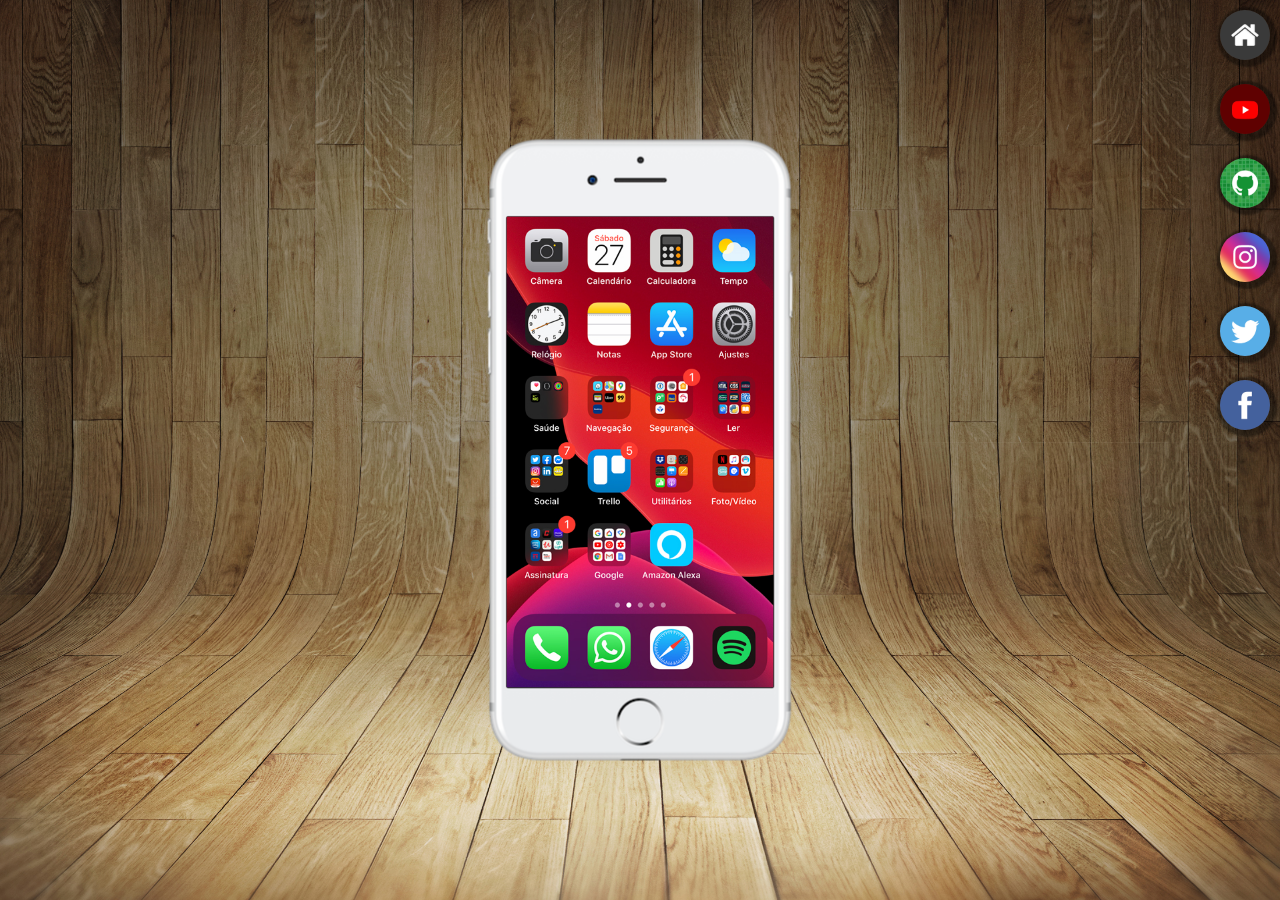
<file: index.html>
<!DOCTYPE html>
<html lang="pt-br">

<head>
    <meta charset="UTF-8">
    <meta name="viewport" content="width=device-width, initial-scale=1.0">
    <title>Projecto de Redes Sociais</title>
    <link rel="shortcut icon" href="favicon.ico" type="image/x-icon">
    <link rel="stylesheet" href="estilos/style.css">
</head>

<body>
    <main>
        <section id="telefone">
            <iframe src="home.html" name="tela" id="tela" frameborder="0">
                O Navegador não é compativel com esse Frame
            </iframe>

        </section>
        <section id="redes-sociais">
            <a href="home.html" target="tela"><img src="imagens/logo-home.jpg" alt="Home"><br></a>
            <a href="youtube.html" target="tela"><img src="imagens/logo-youtube.jpg" alt="Youtube"><br></a>
            <a href="github.html" target="tela"><img src="imagens/logo-github.jpg" alt="GitHub"><br></a>
            <a href="instagram.html" target="tela"><img src="imagens/logo-instagram.jpg" alt="Instagram"><br></a>
            <a href="twitterx.html" target="tela"><img src="imagens/logo-twitter.jpg" alt="twitterX"><br></a>
            <a href="facebook.html" target="tela"><img src="imagens/logo-facebook.jpg" alt="Facebook"><br></a>
        </section>
    </main>
</body>

</html>
</file>
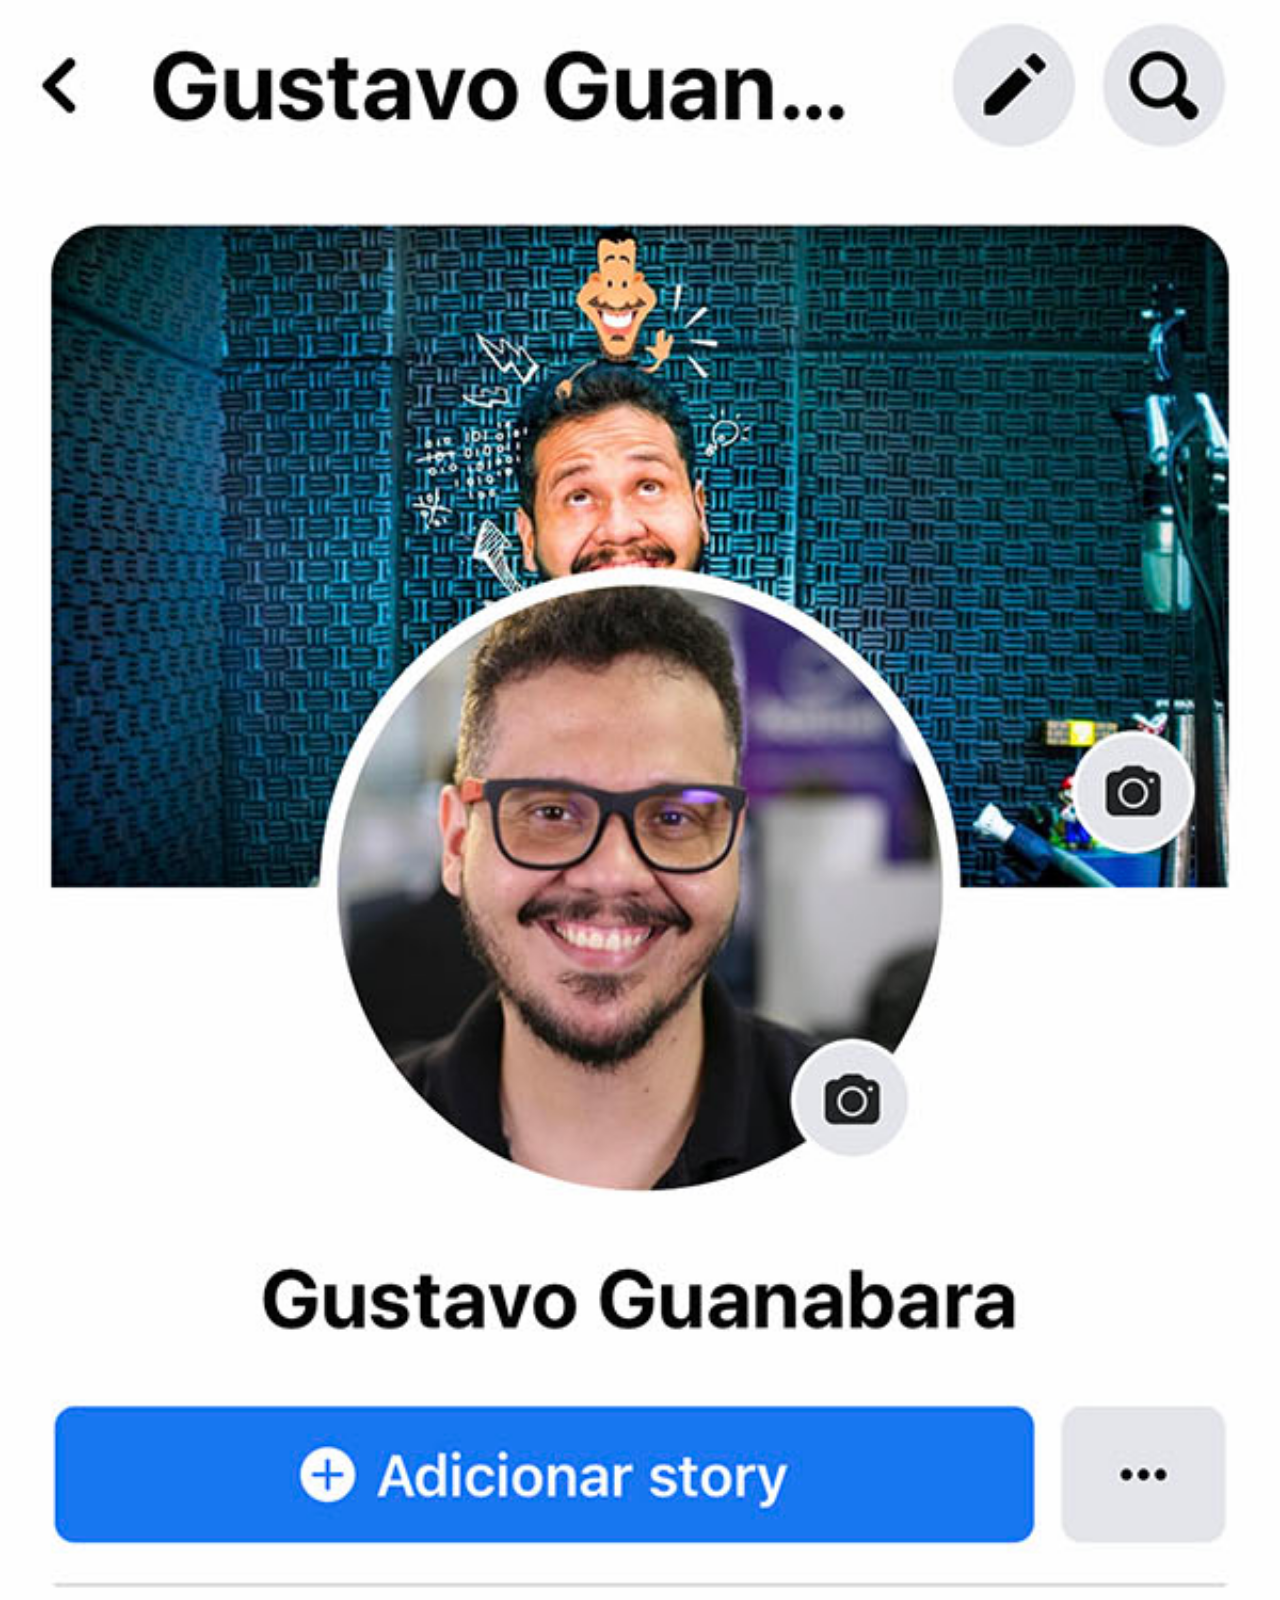
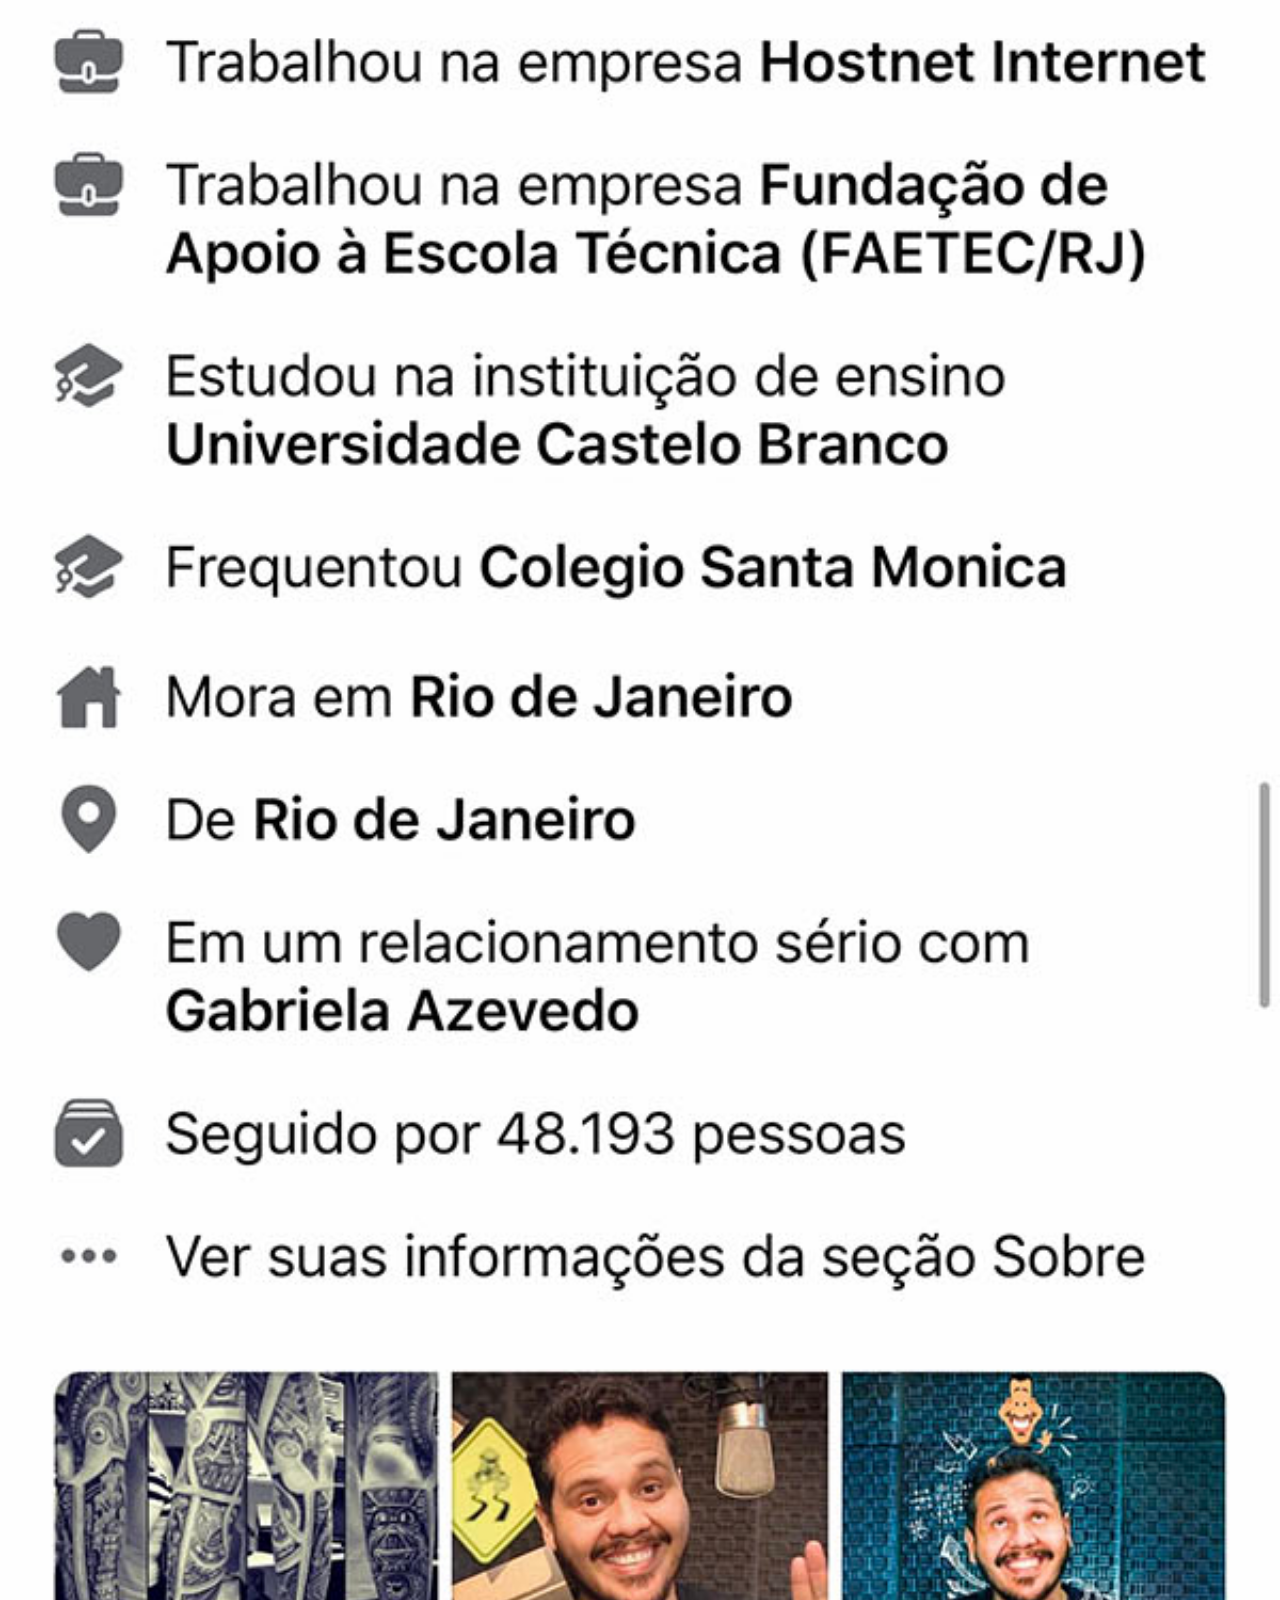
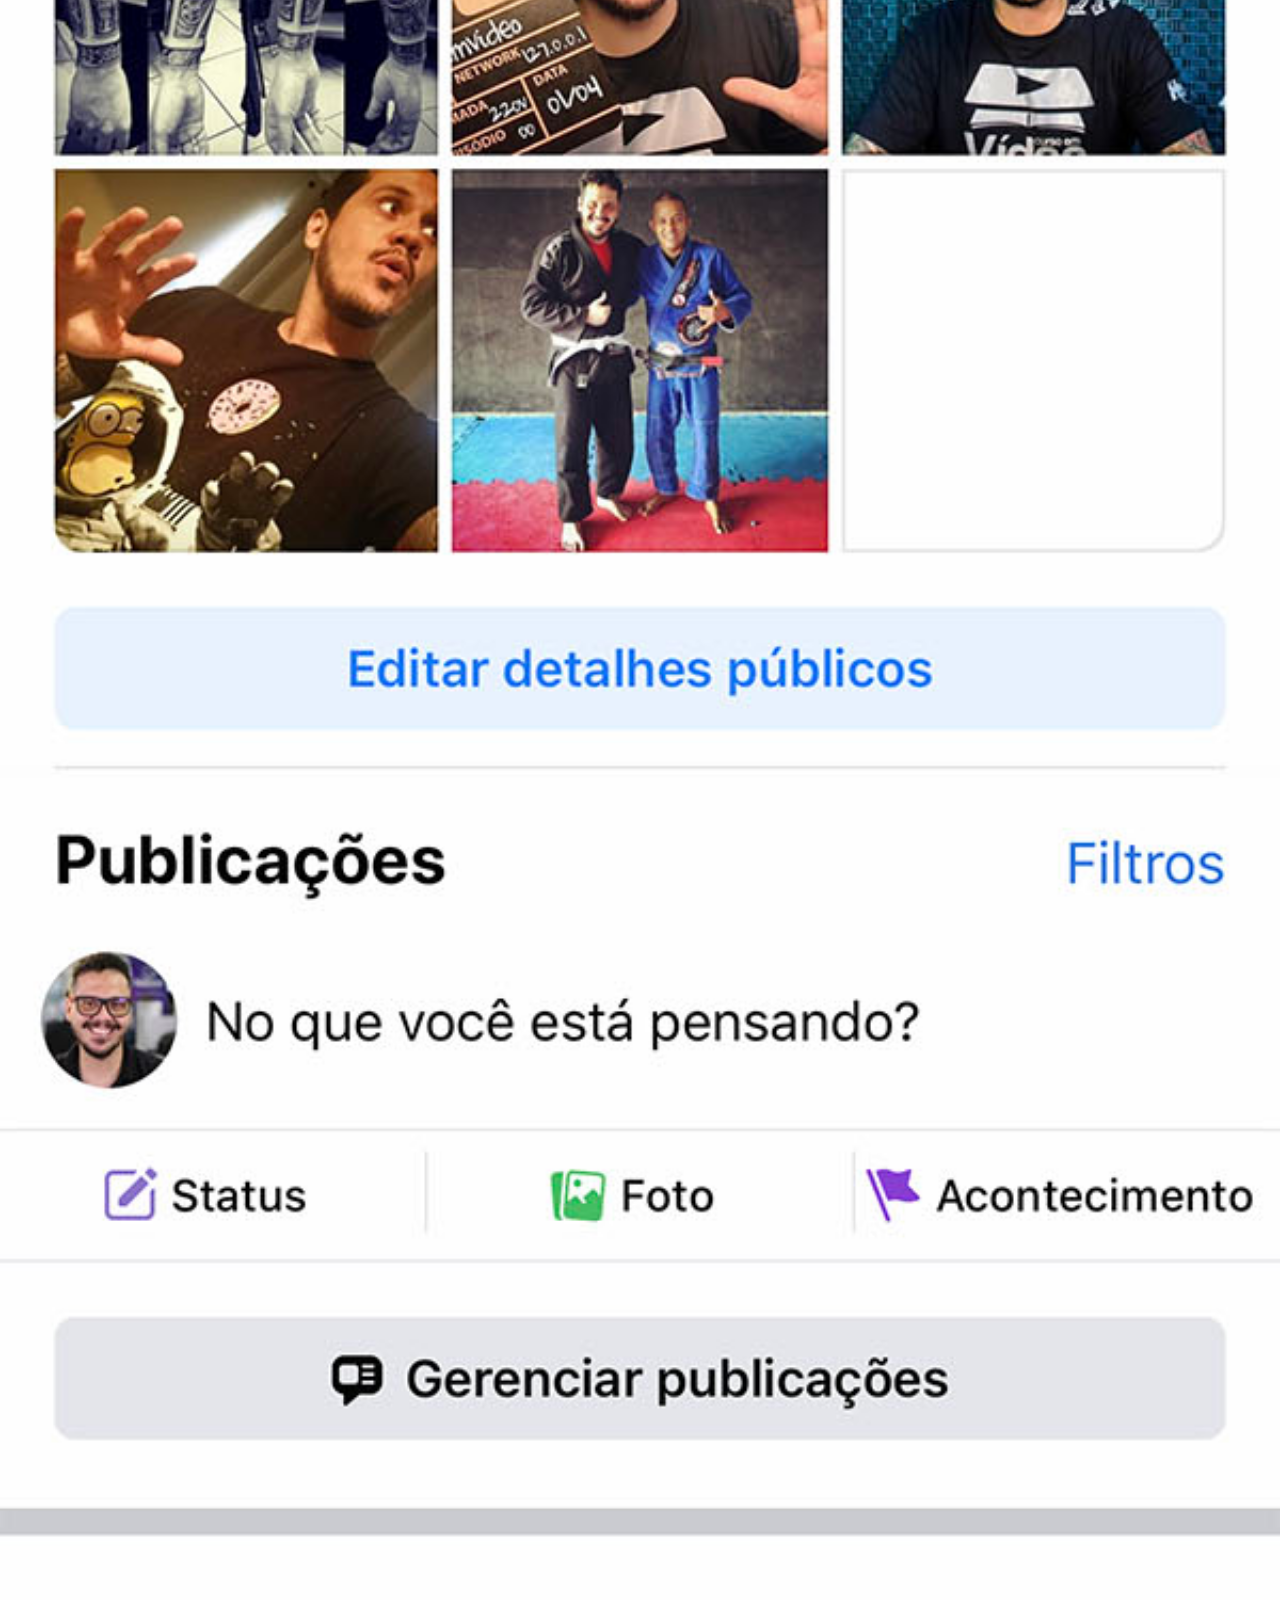
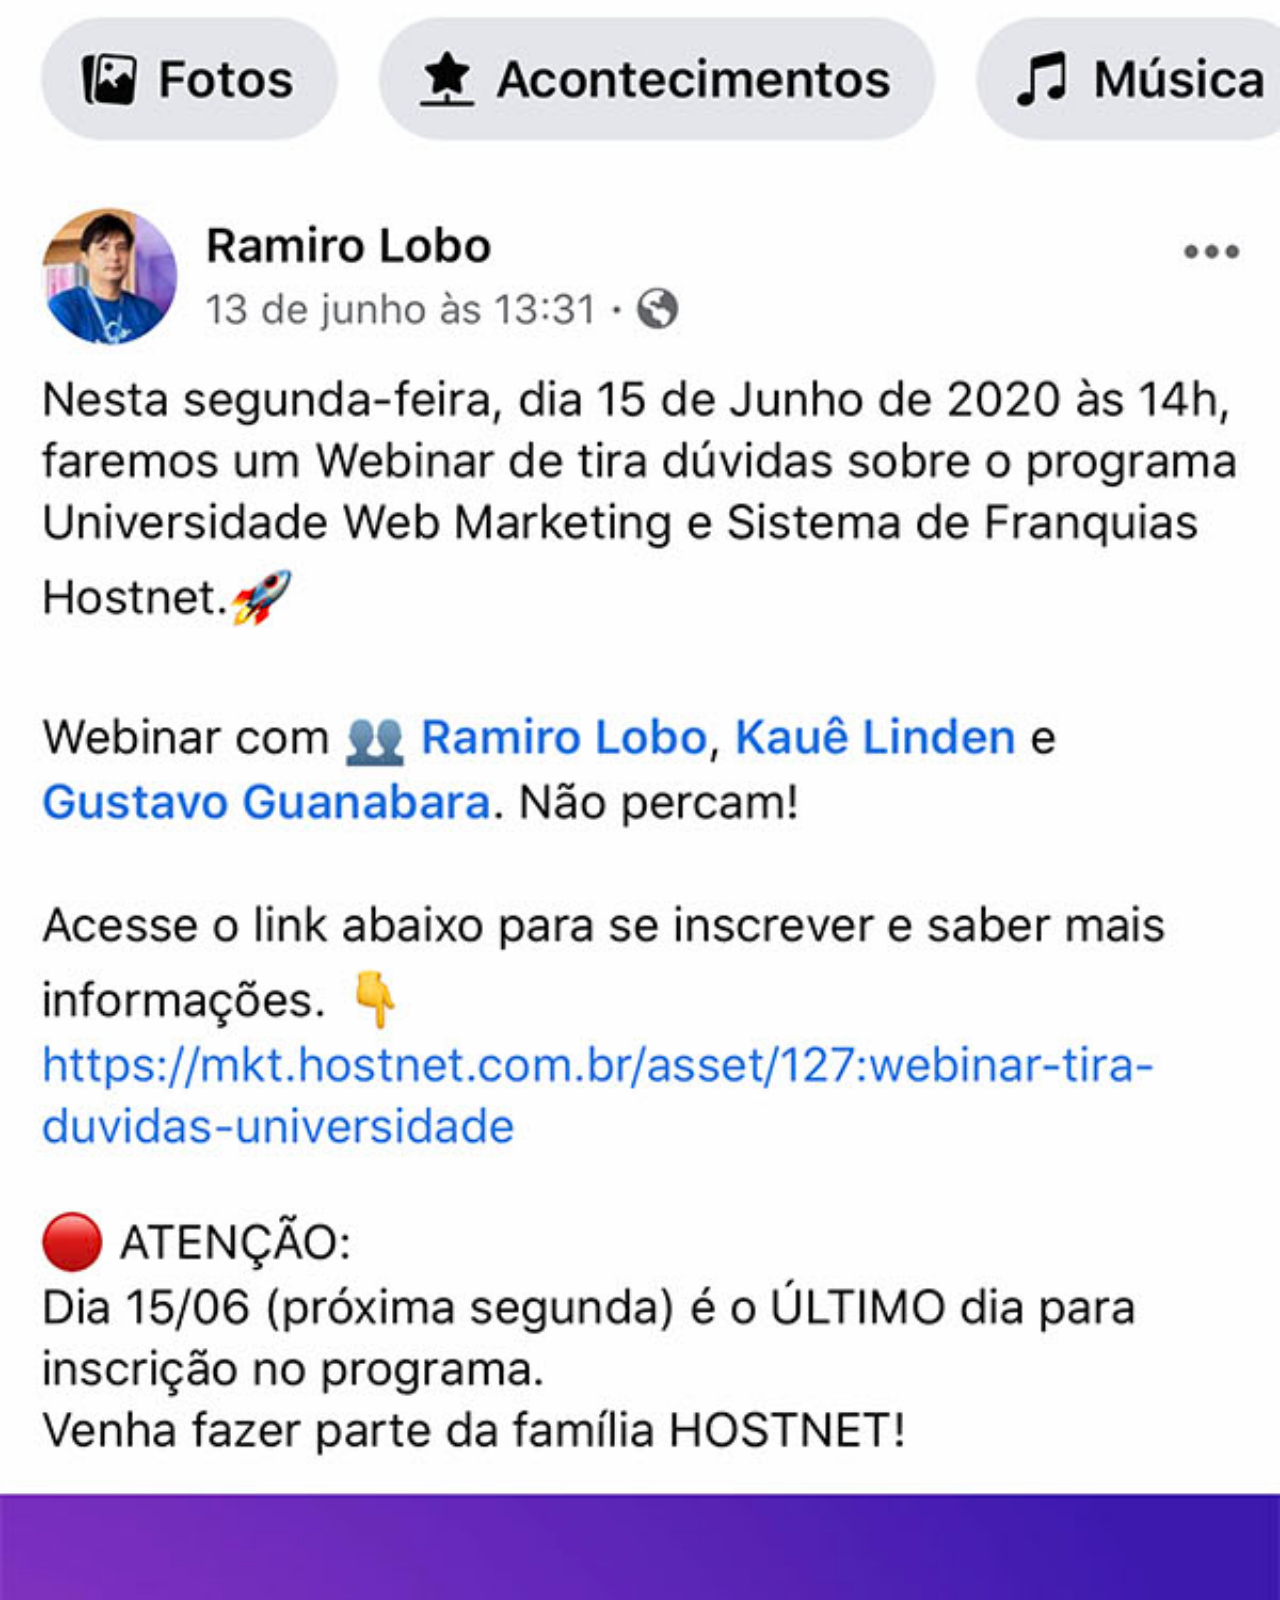
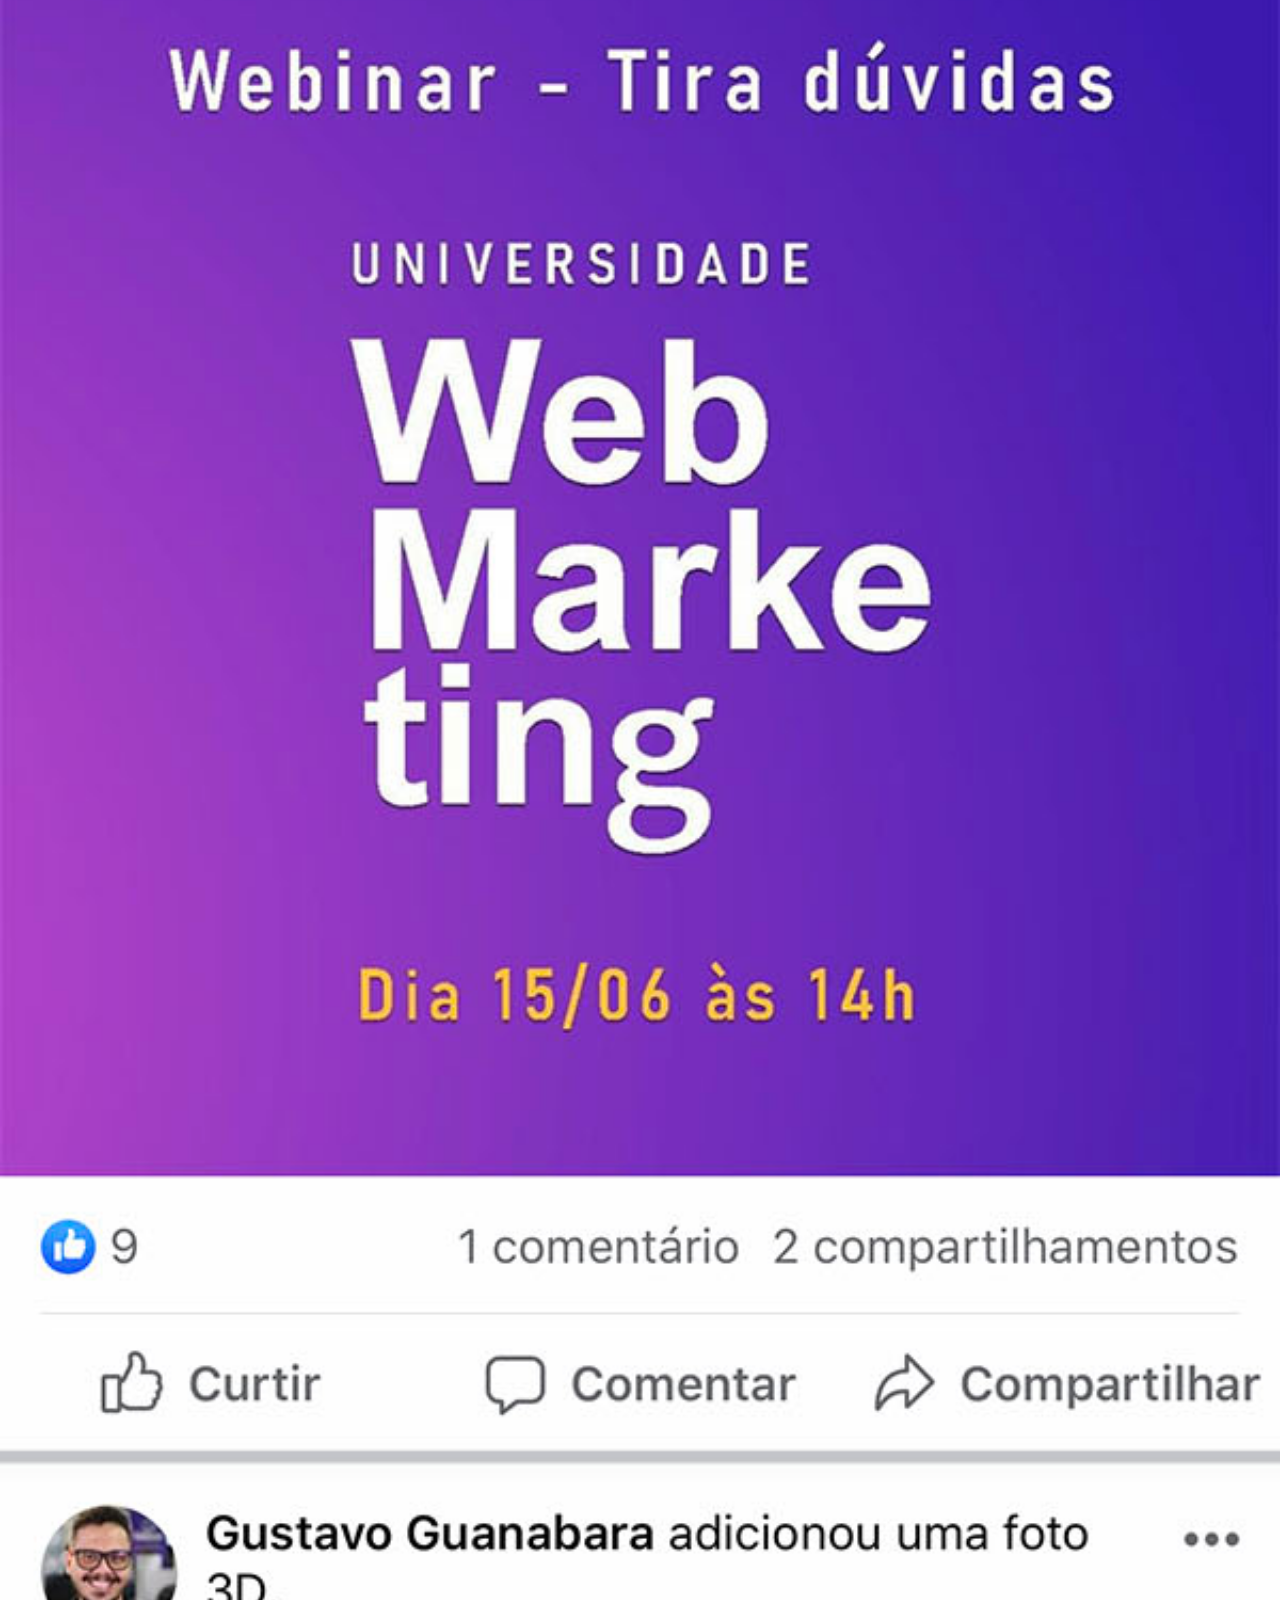
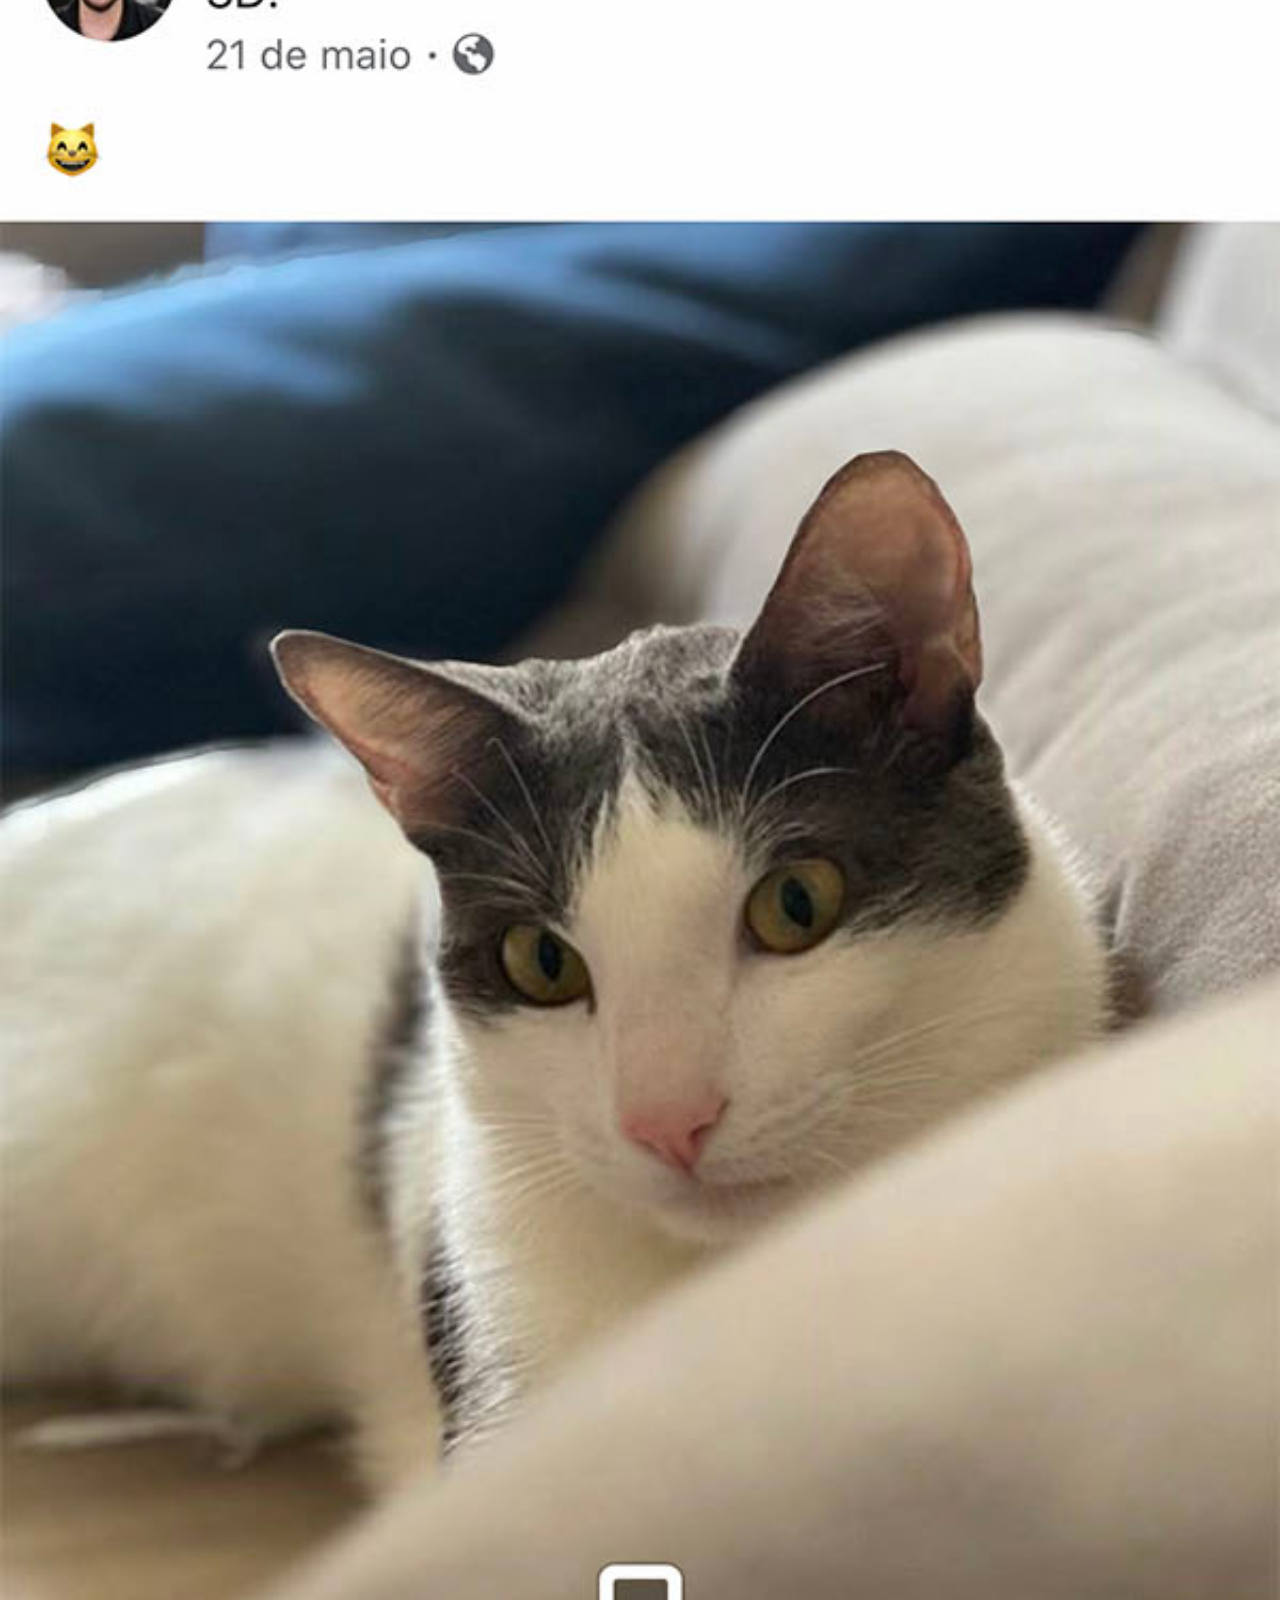
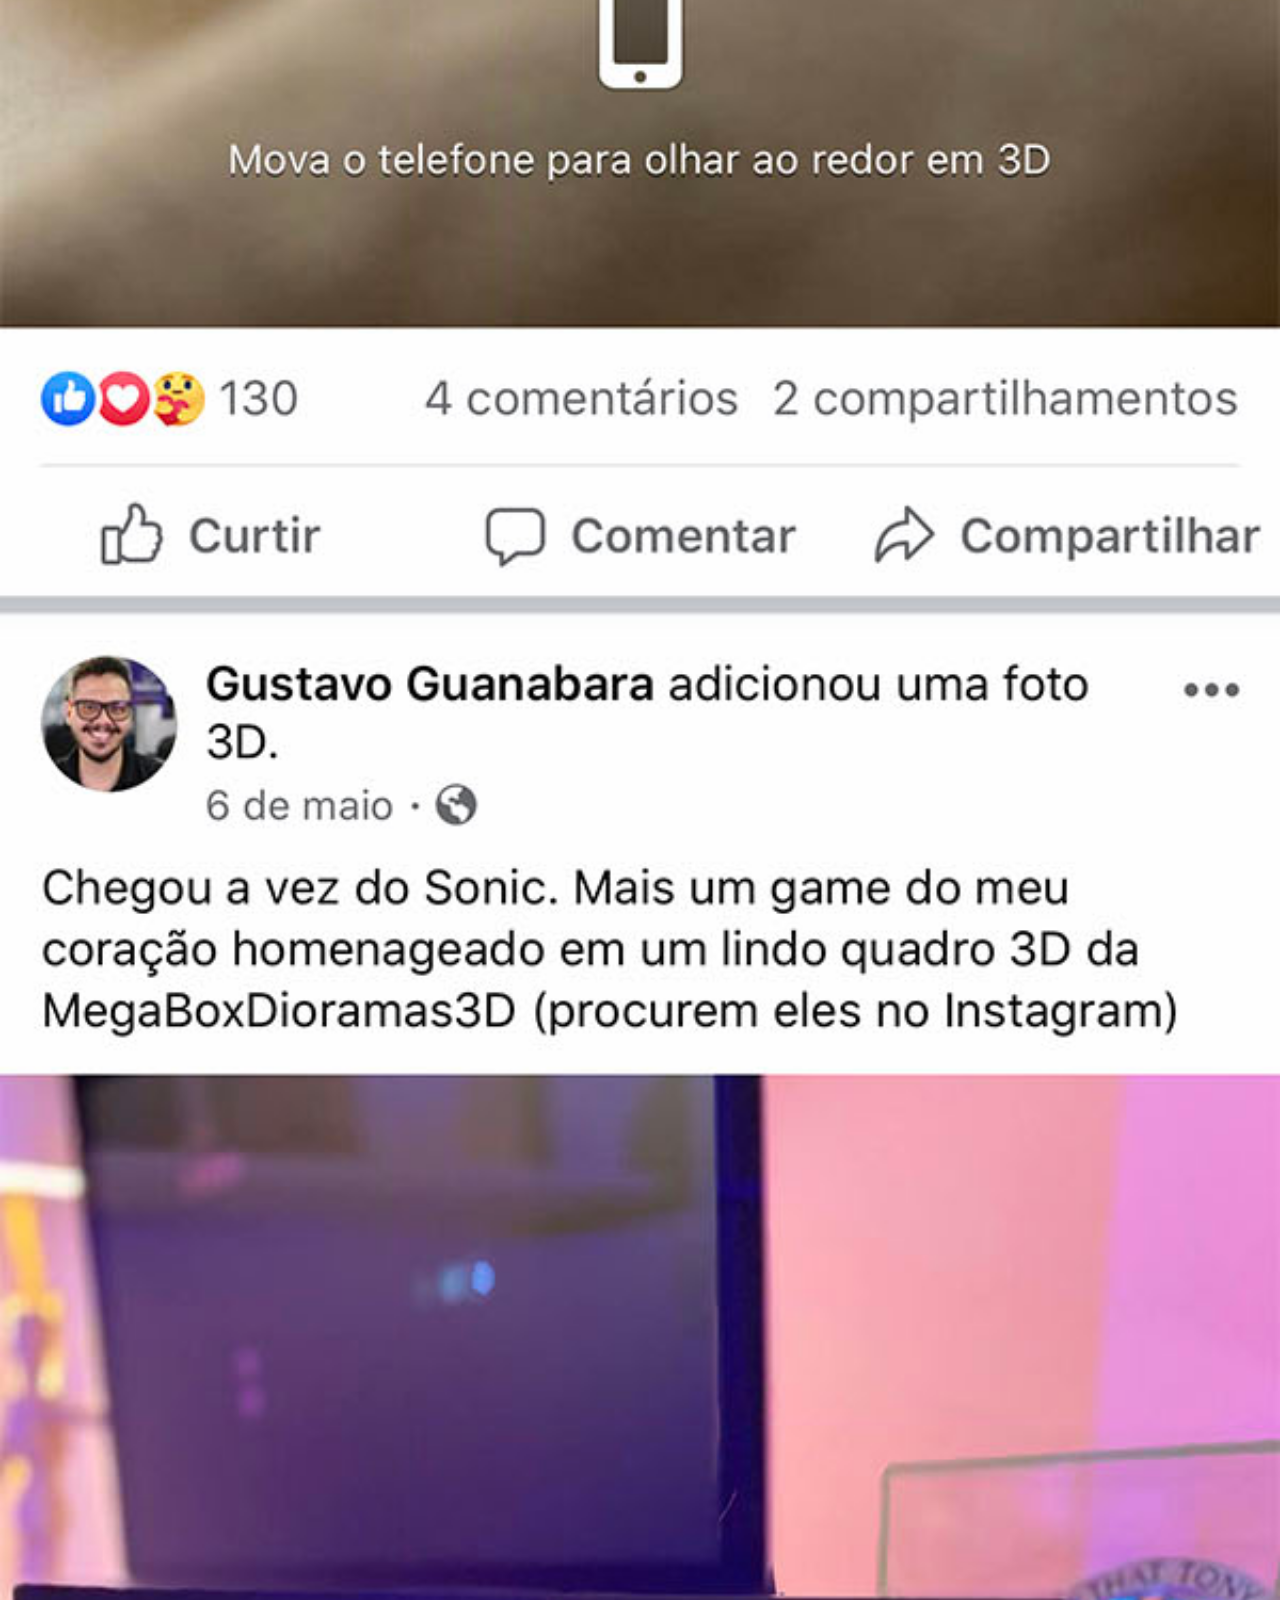
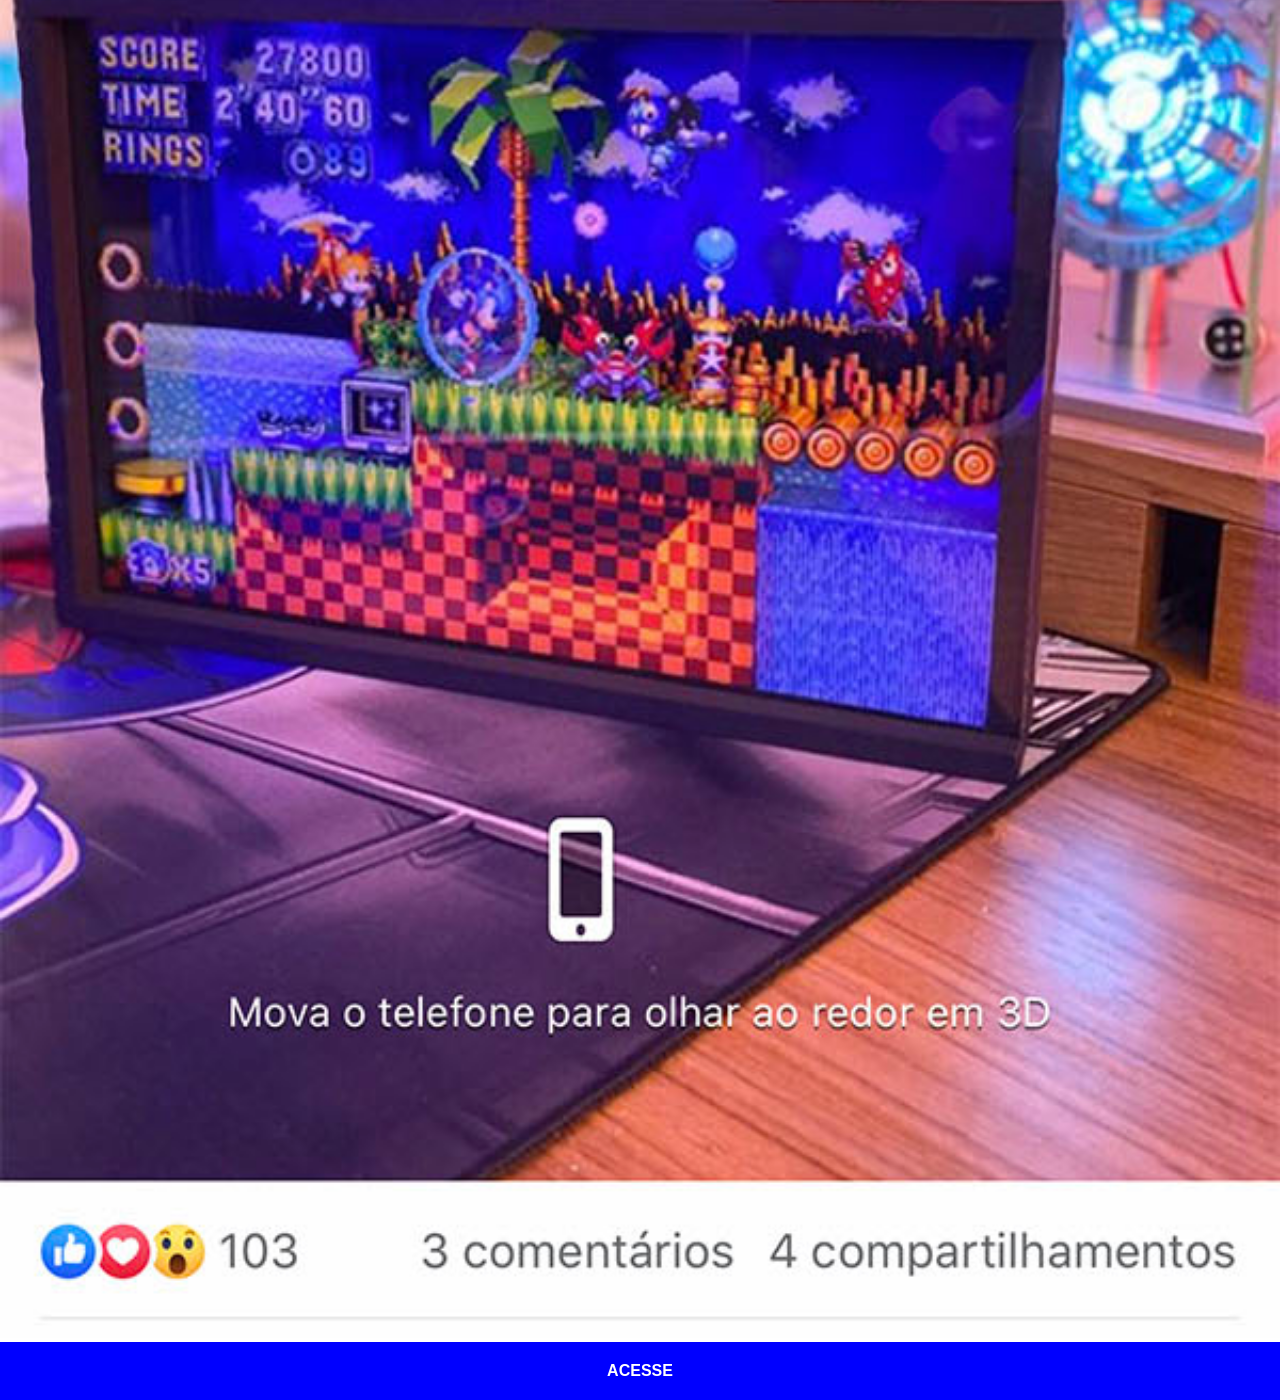
<file: facebook.html>
<!DOCTYPE html>
<html lang="pt-br">

<head>
    <meta charset="UTF-8">
    <meta name="viewport" content="width=device-width, initial-scale=1.0">
    <title>Facebook</title>
    <link rel="stylesheet" href="estilos/social.css">
    <Style>
        a {
            background-color: blue;
        }
    </Style>
</head>

<body>
    <img src="imagens/tela-facebook.jpg" alt="Facebook">
    <a href="https://www.facebook.com/Canndecumba" target="_blank">ACESSE</a>
</body>

</html>
</file>
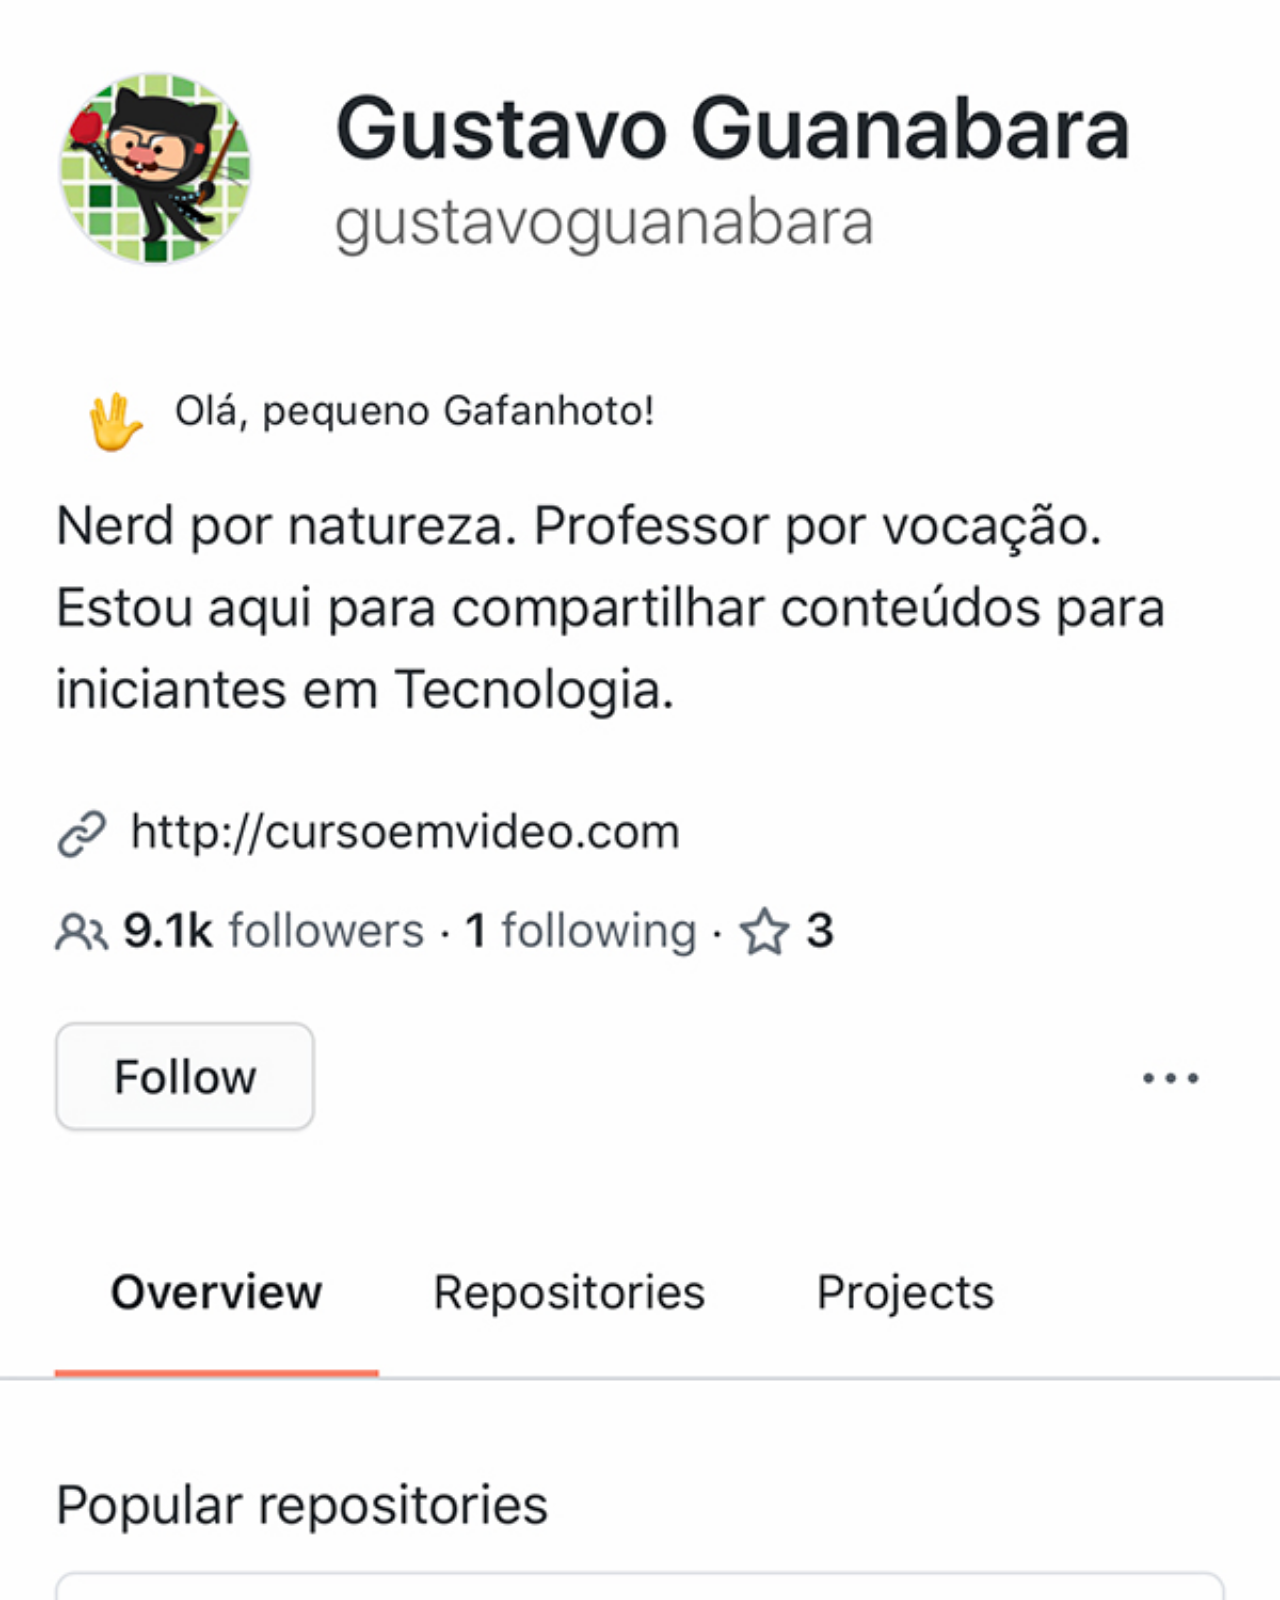
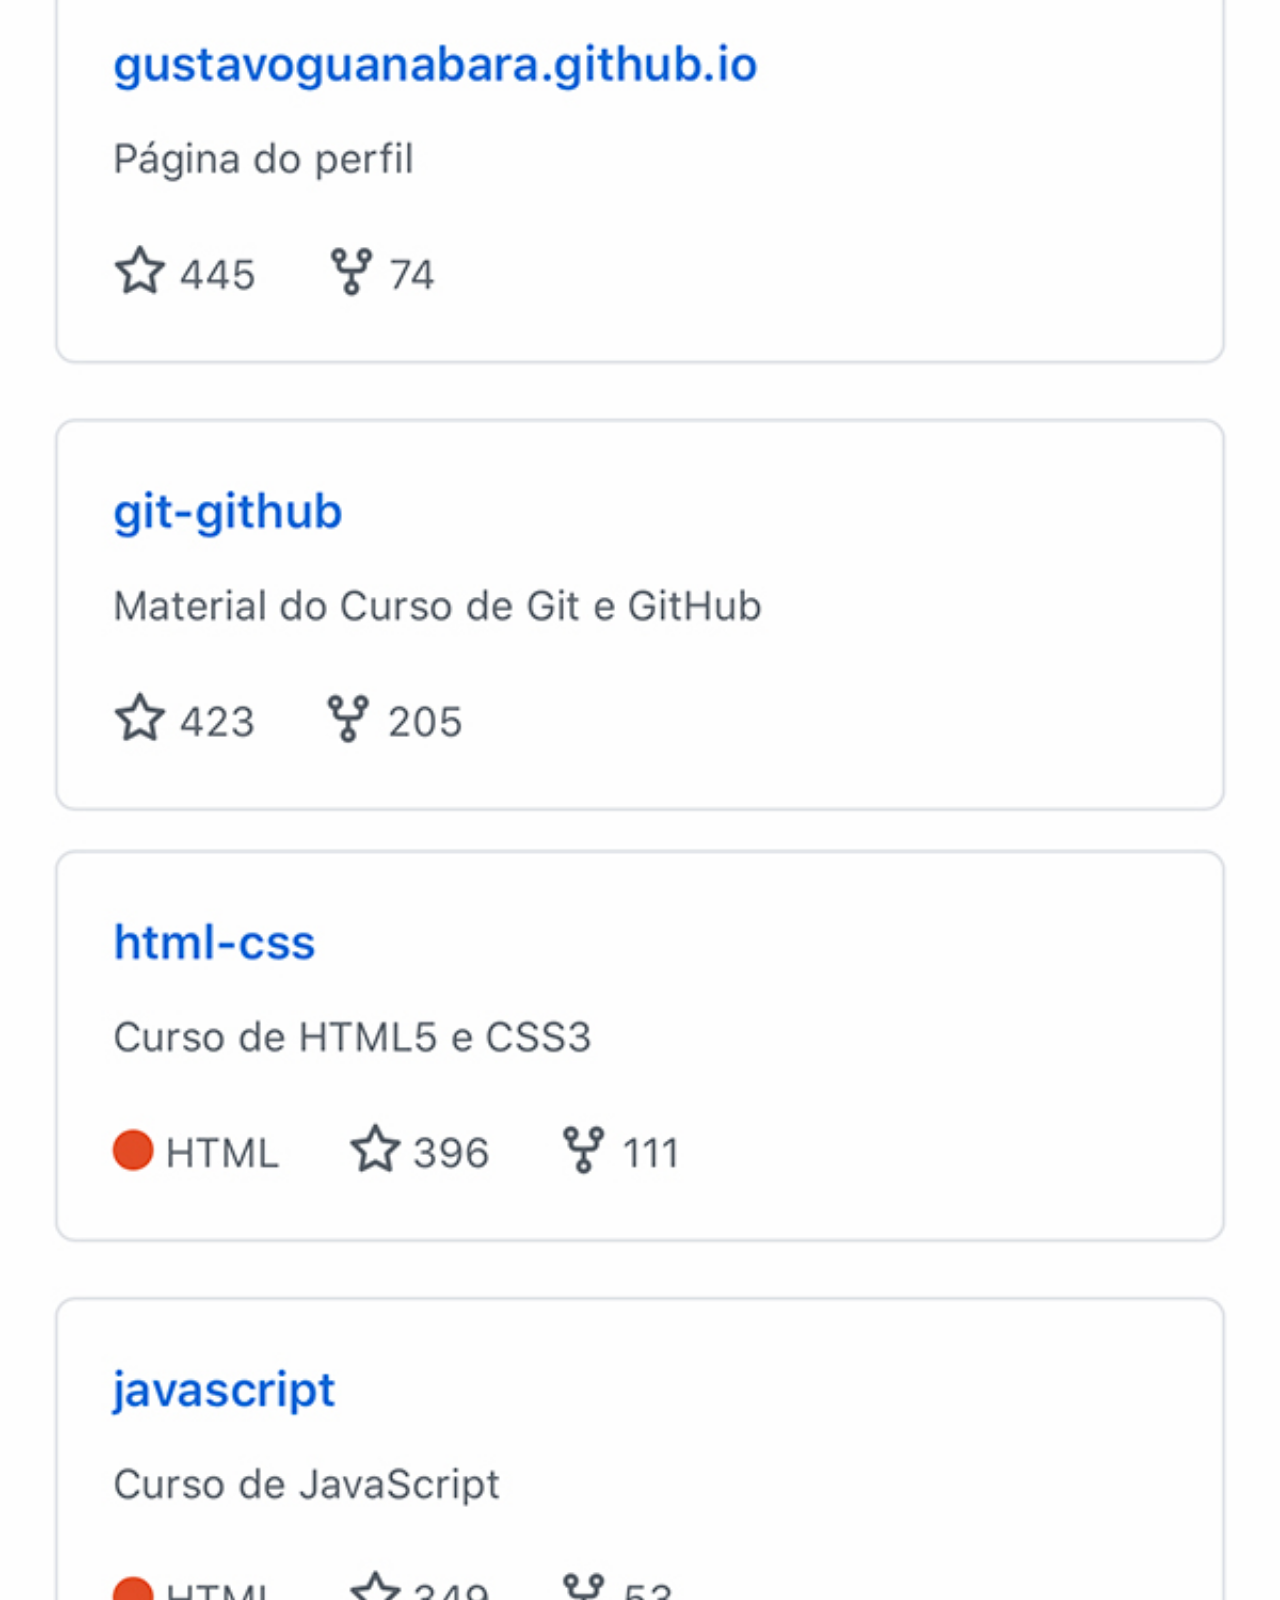
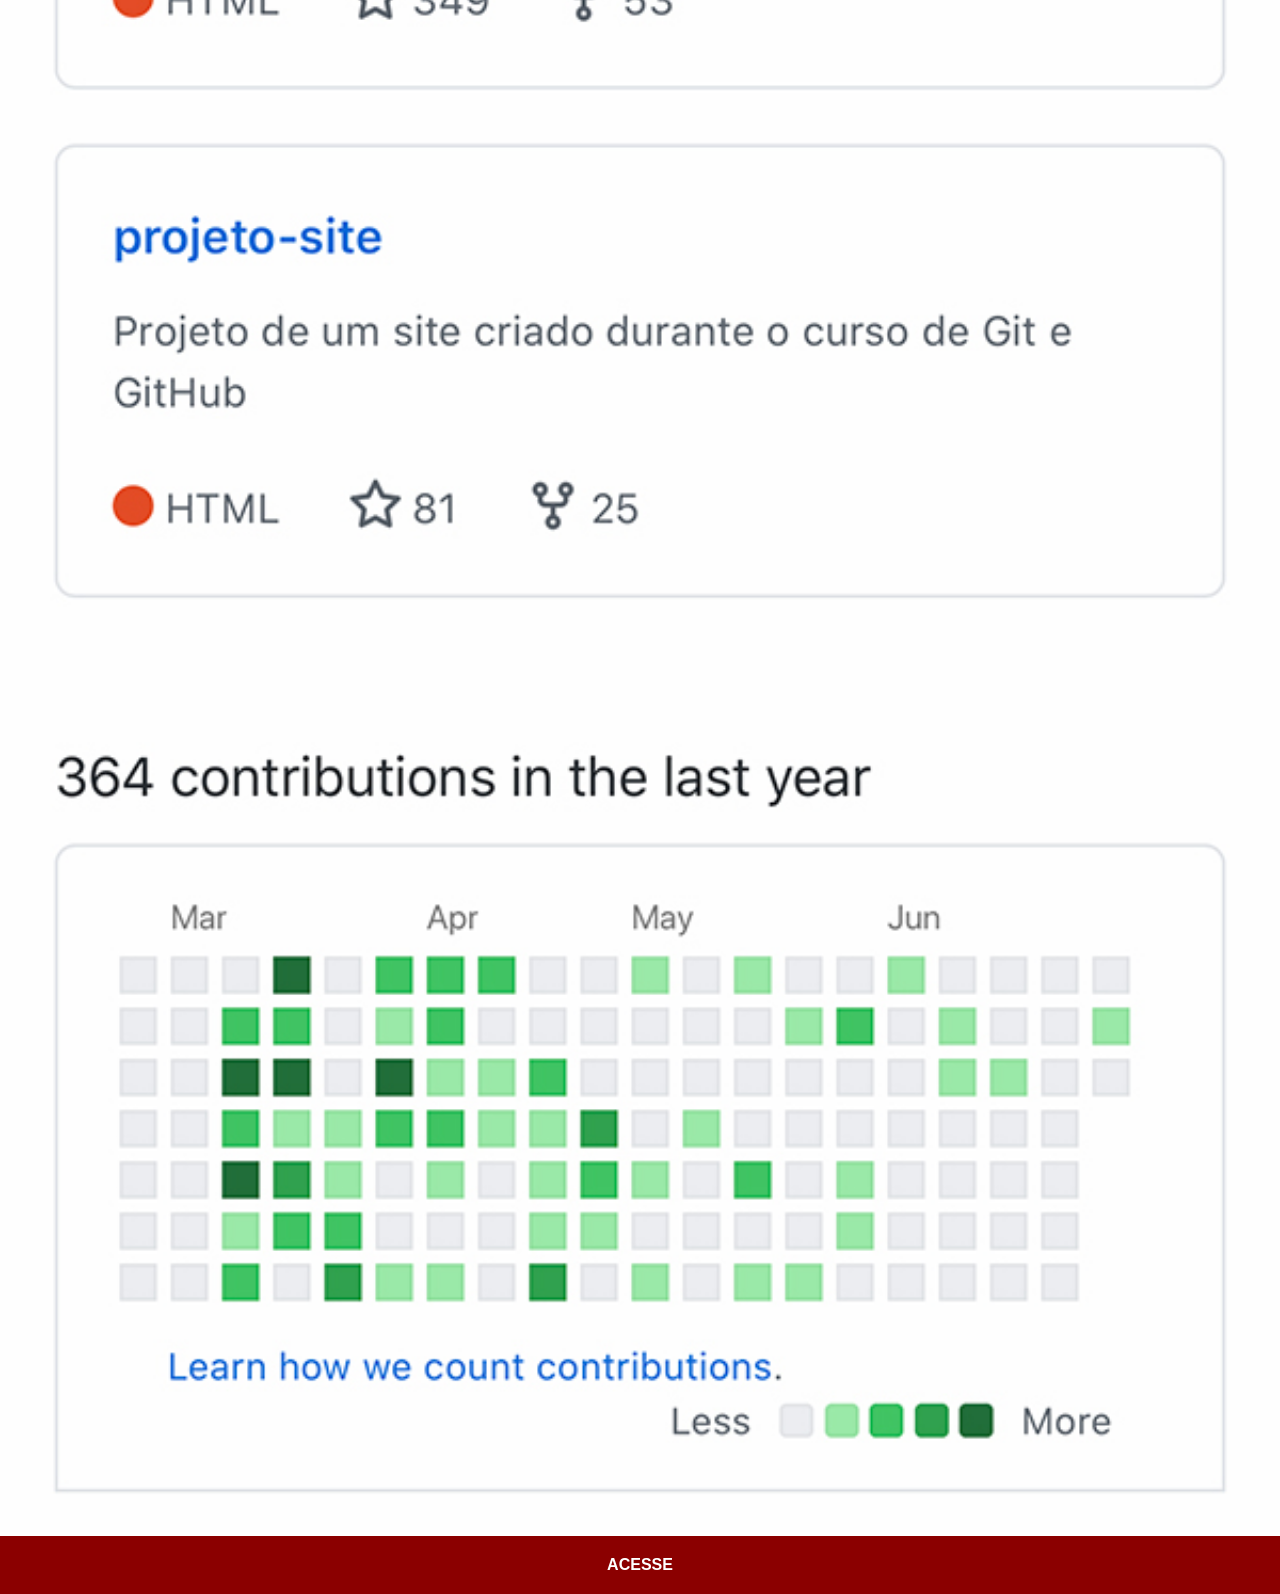
<file: github.html>
<!DOCTYPE html>
<html lang="pt-br">

<head>
    <meta charset="UTF-8">
    <meta name="viewport" content="width=device-width, initial-scale=1.0">
    <title>GitHub</title>
    <link rel="stylesheet" href="estilos/social.css">
</head>

<body>
    <img src="imagens/tela-github.jpg" alt="GitHub">
    <a href="https://github.com/CandecumbaDev" target="_blank">ACESSE</a>
</body>

</html>
</file>
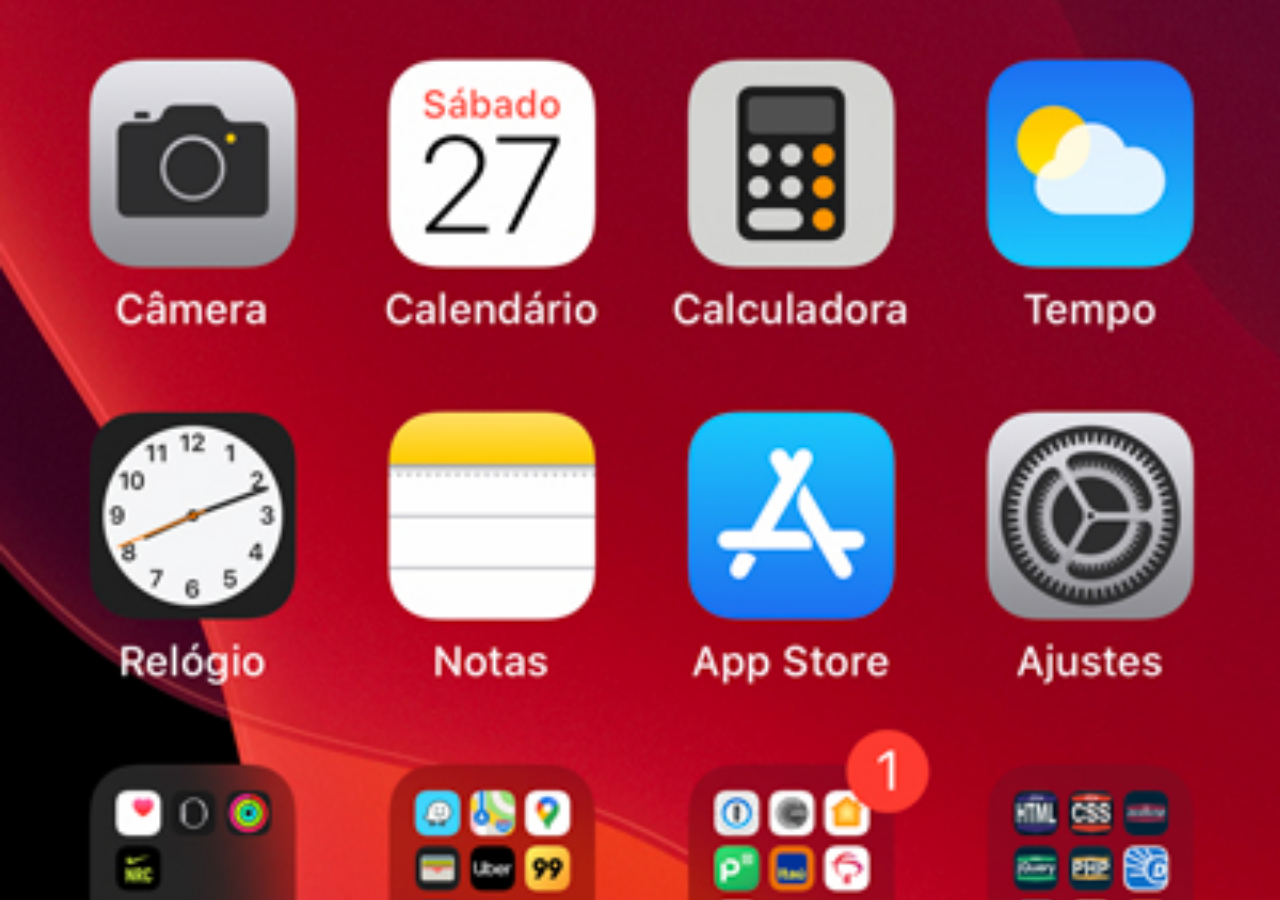
<file: home.html>
<!DOCTYPE html>
<html lang="en">

<head>
    <meta charset="UTF-8">
    <meta name="viewport" content="width=device-width, initial-scale=1.0">
    <title>Home</title>

</head>
<style>
    * {
        margin: 0px;
        padding: 0px;
    }

    body {
        width: 100vw;
        height: 100vh;
        background: black url(imagens/tela-home.jpg) no-repeat top center;
        background-size: cover;
    }
</style>

<body>

</body>

</html>
</file>
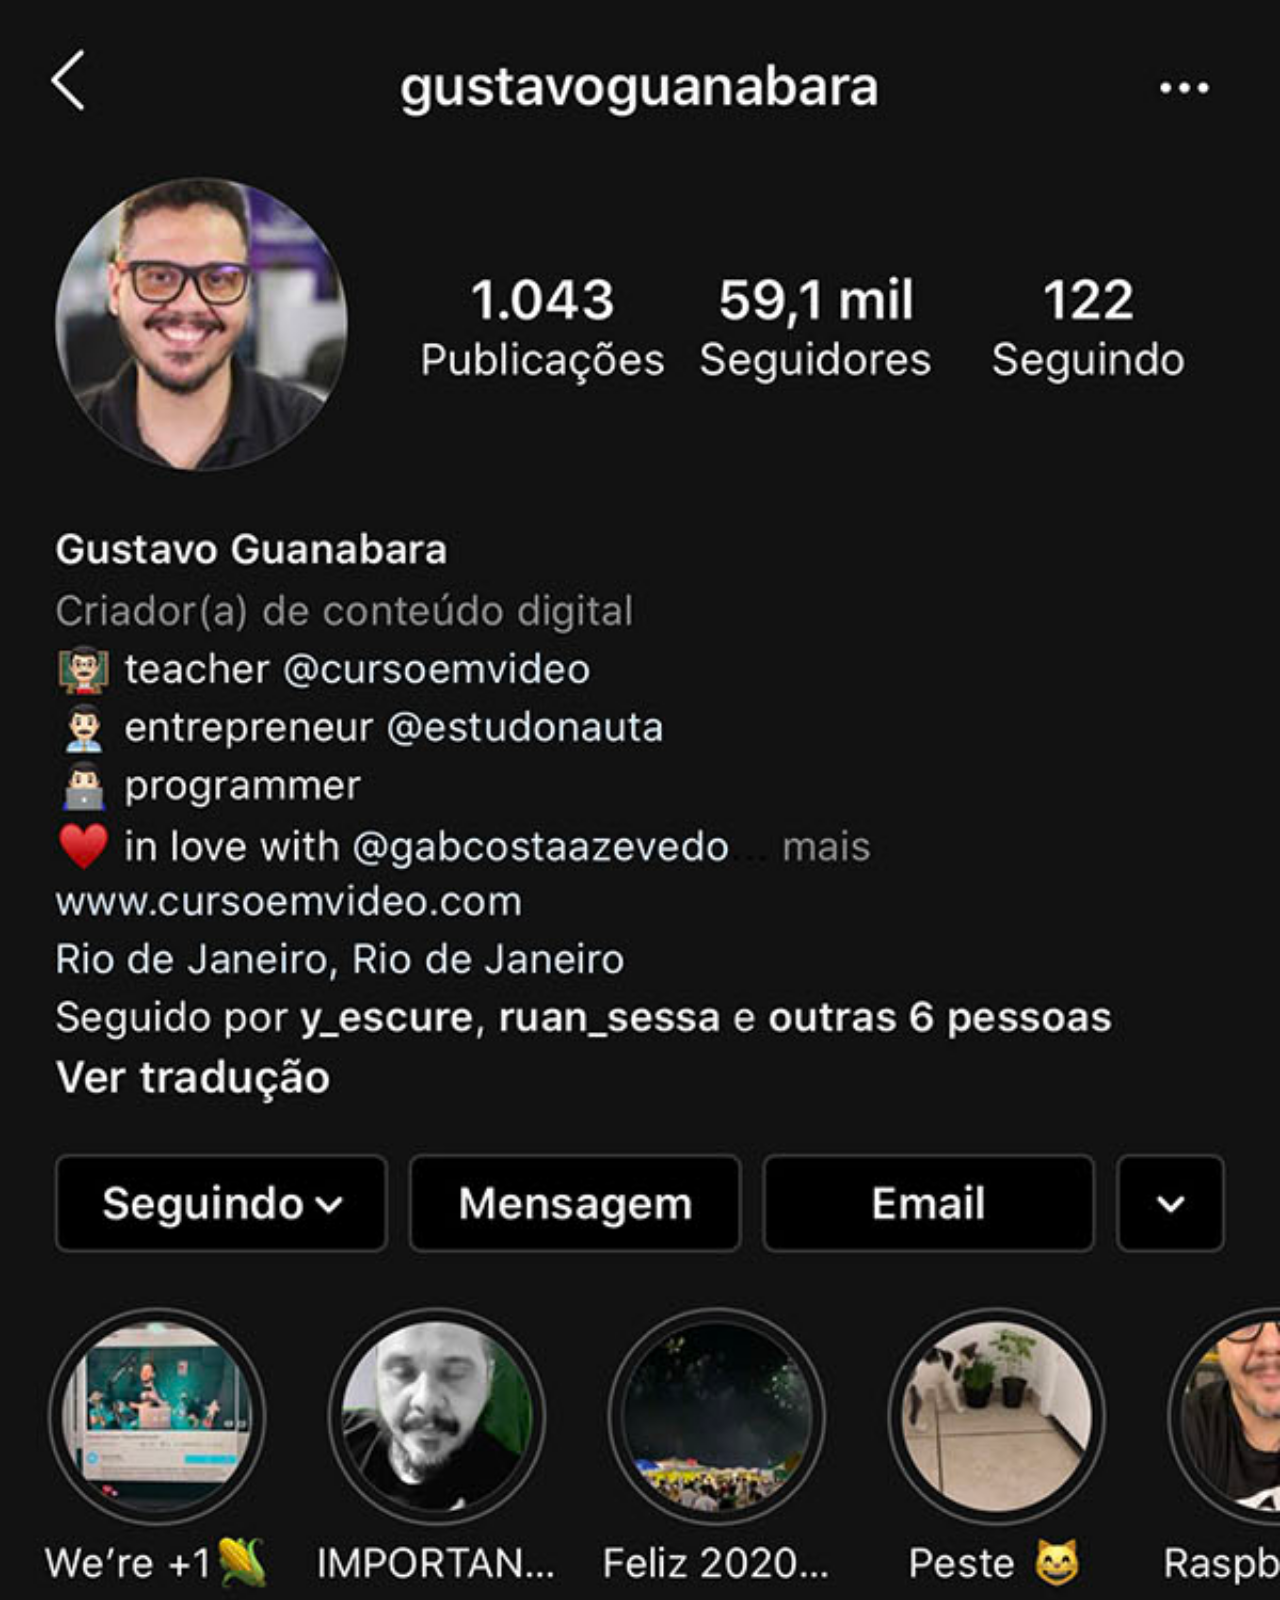
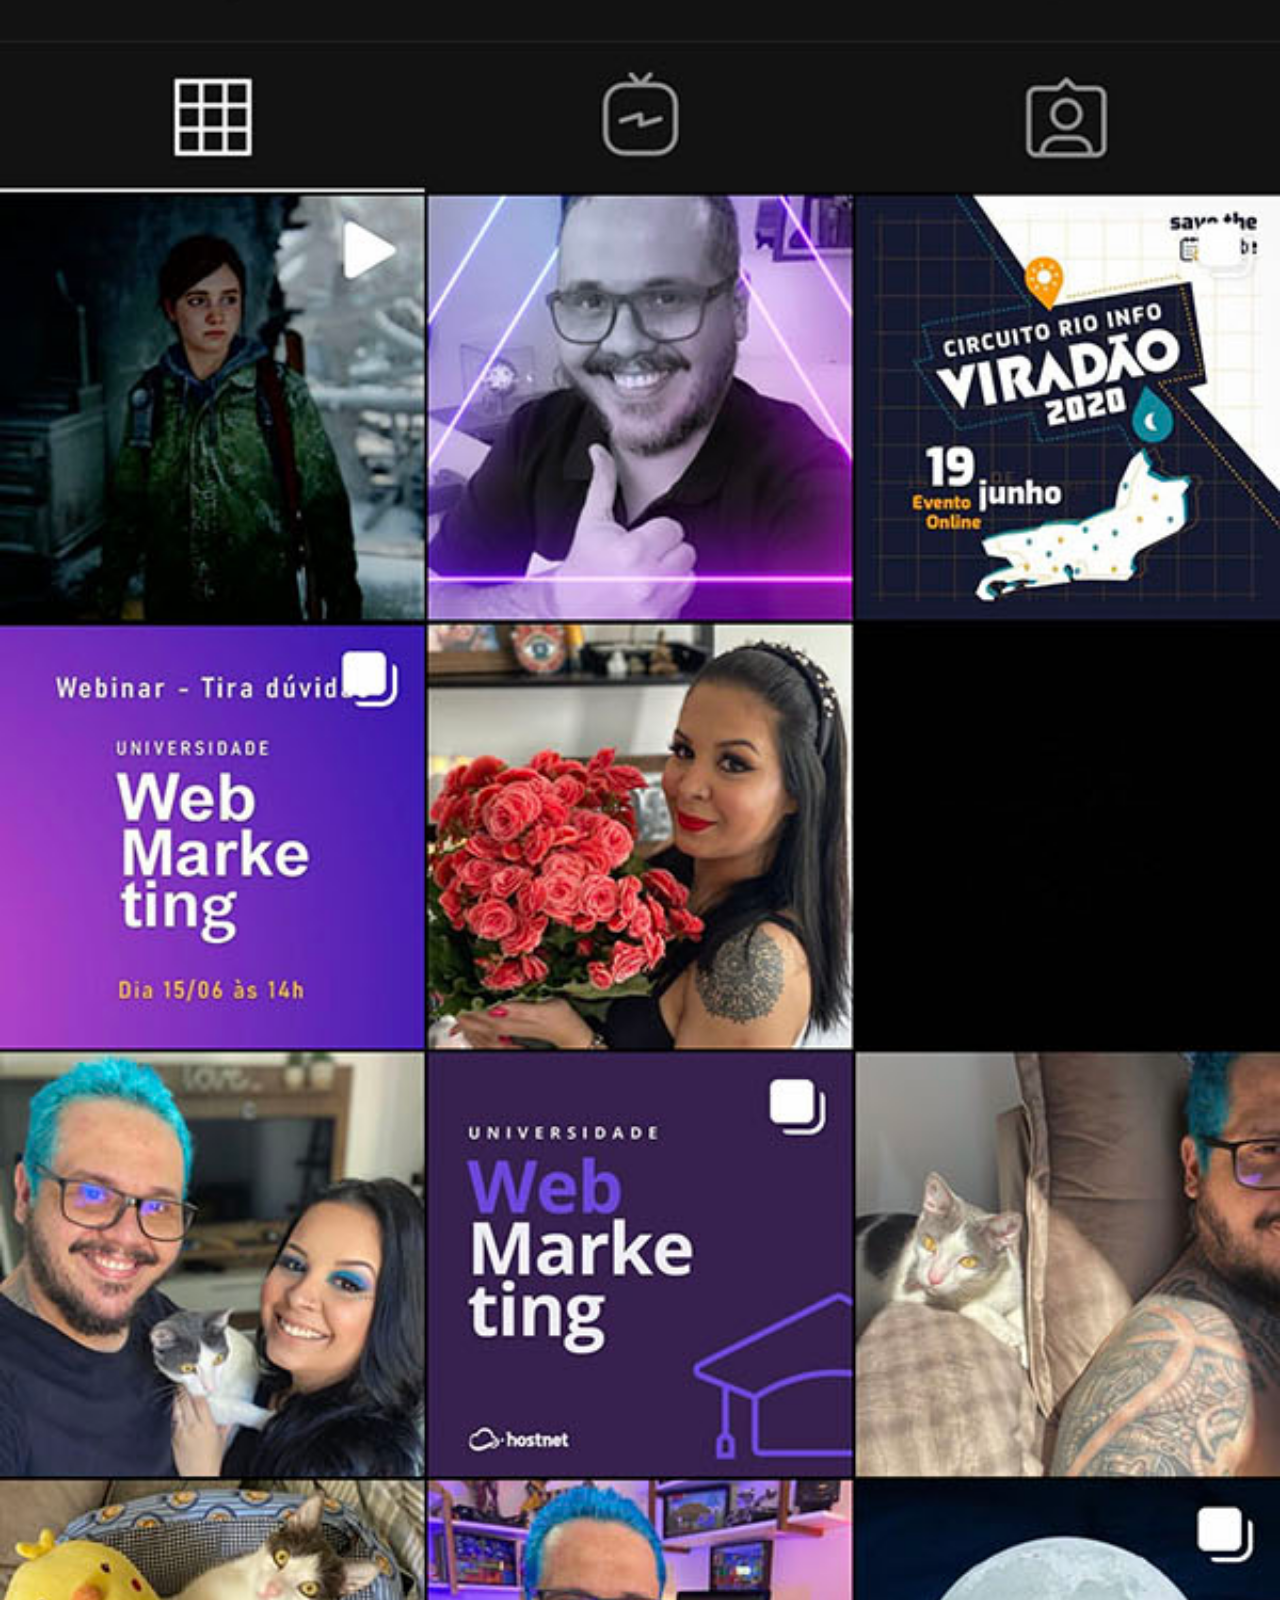
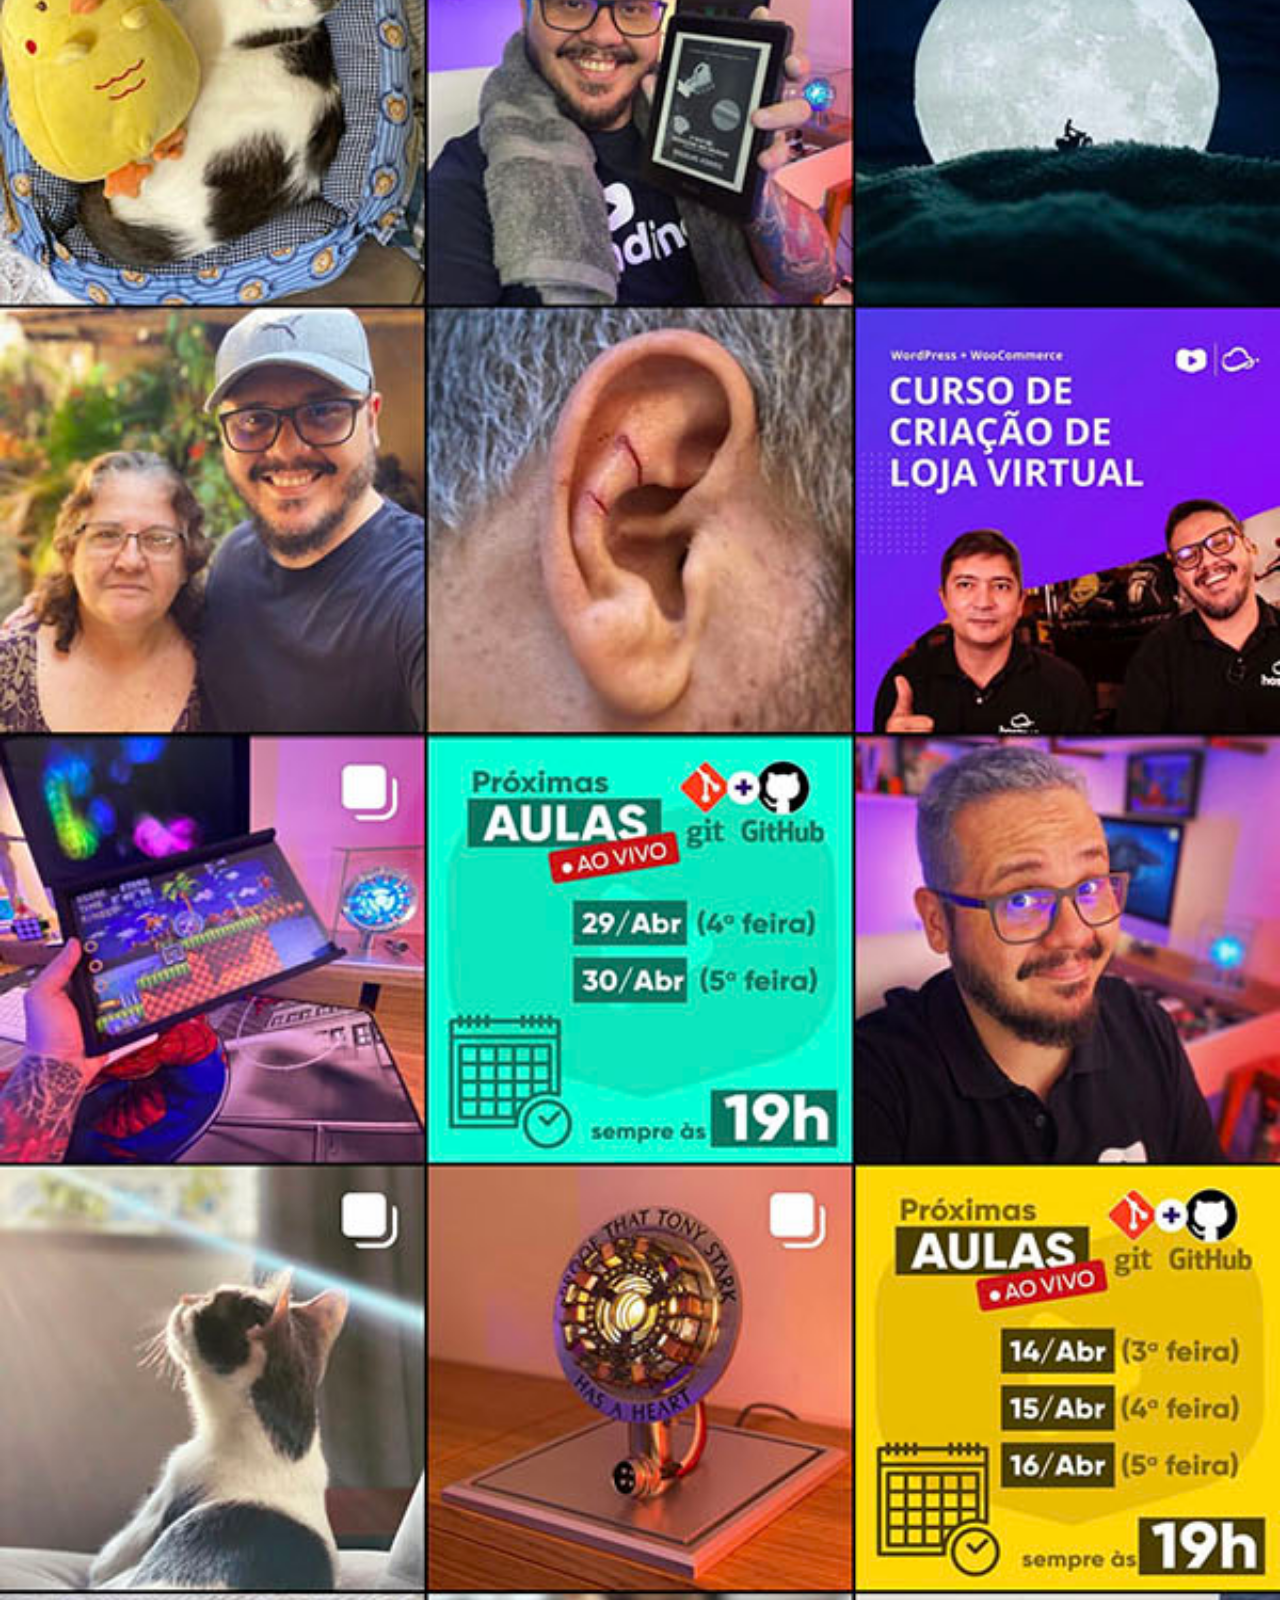
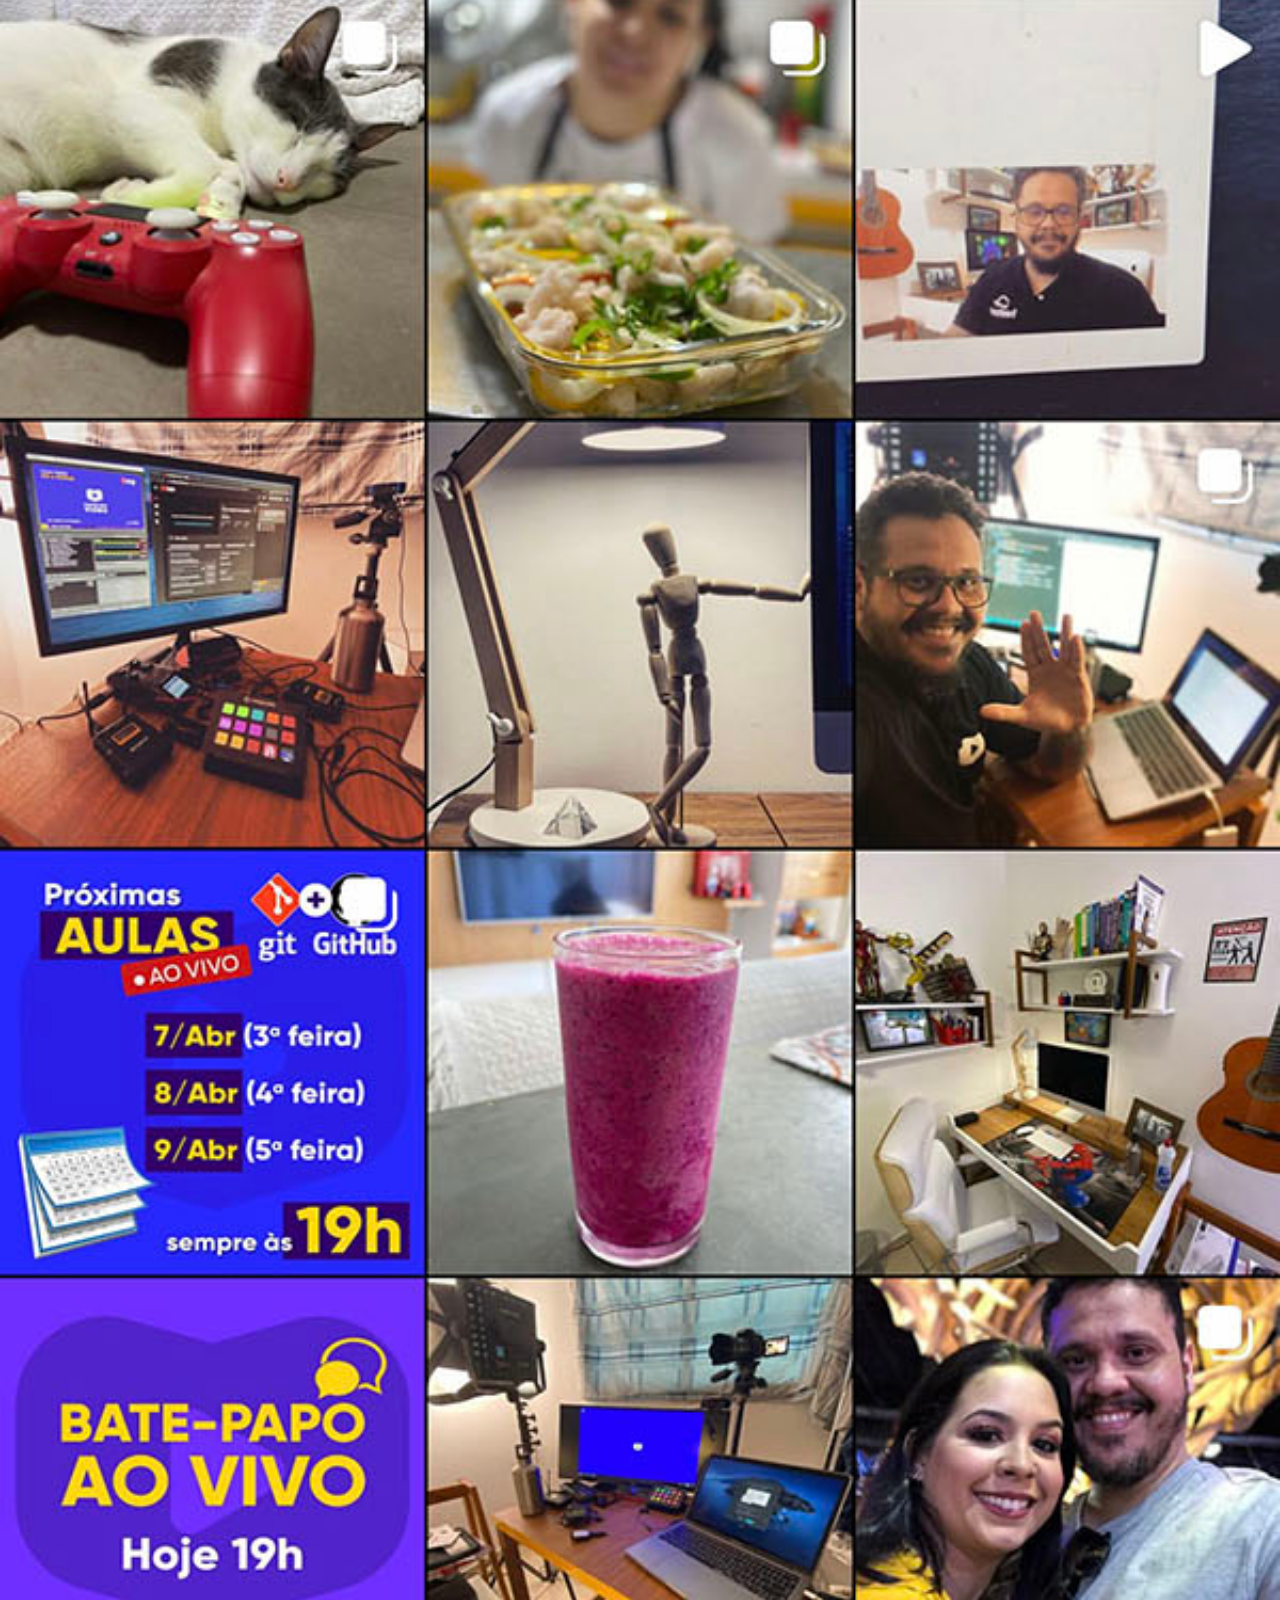
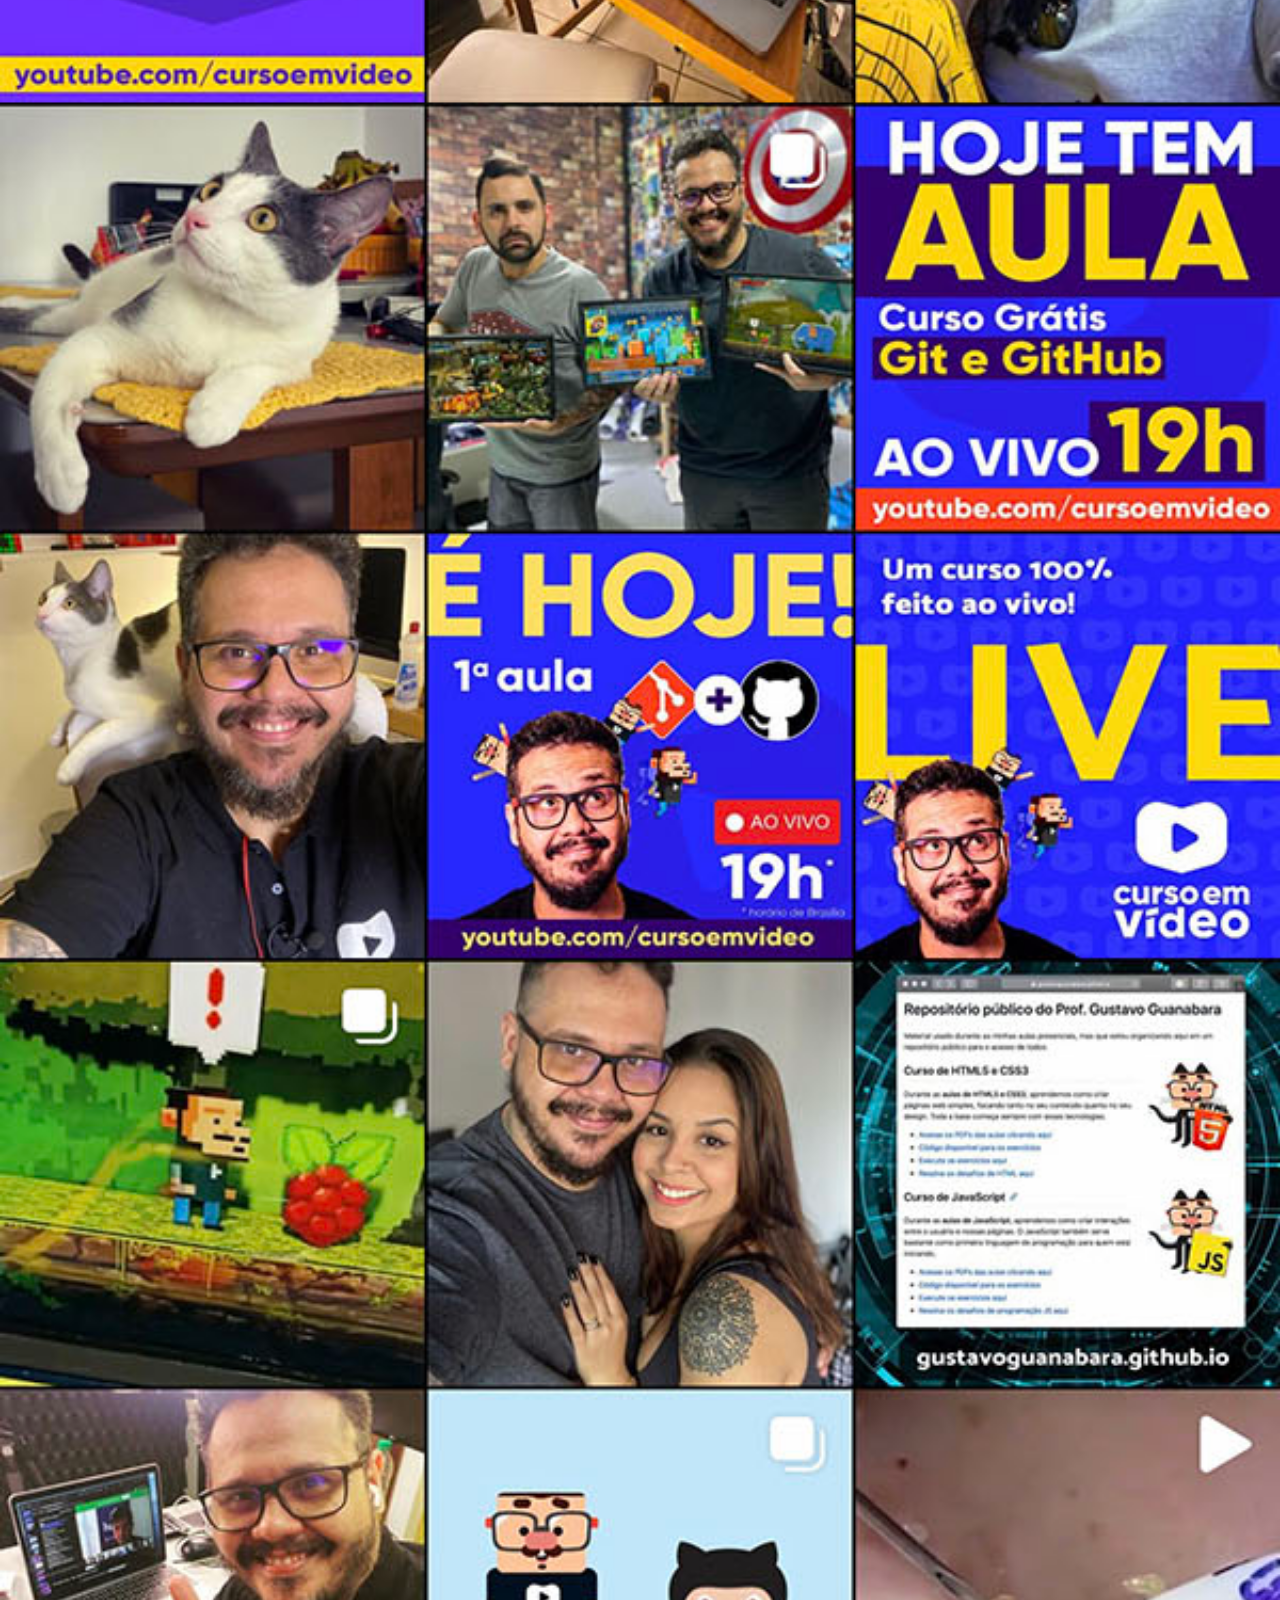
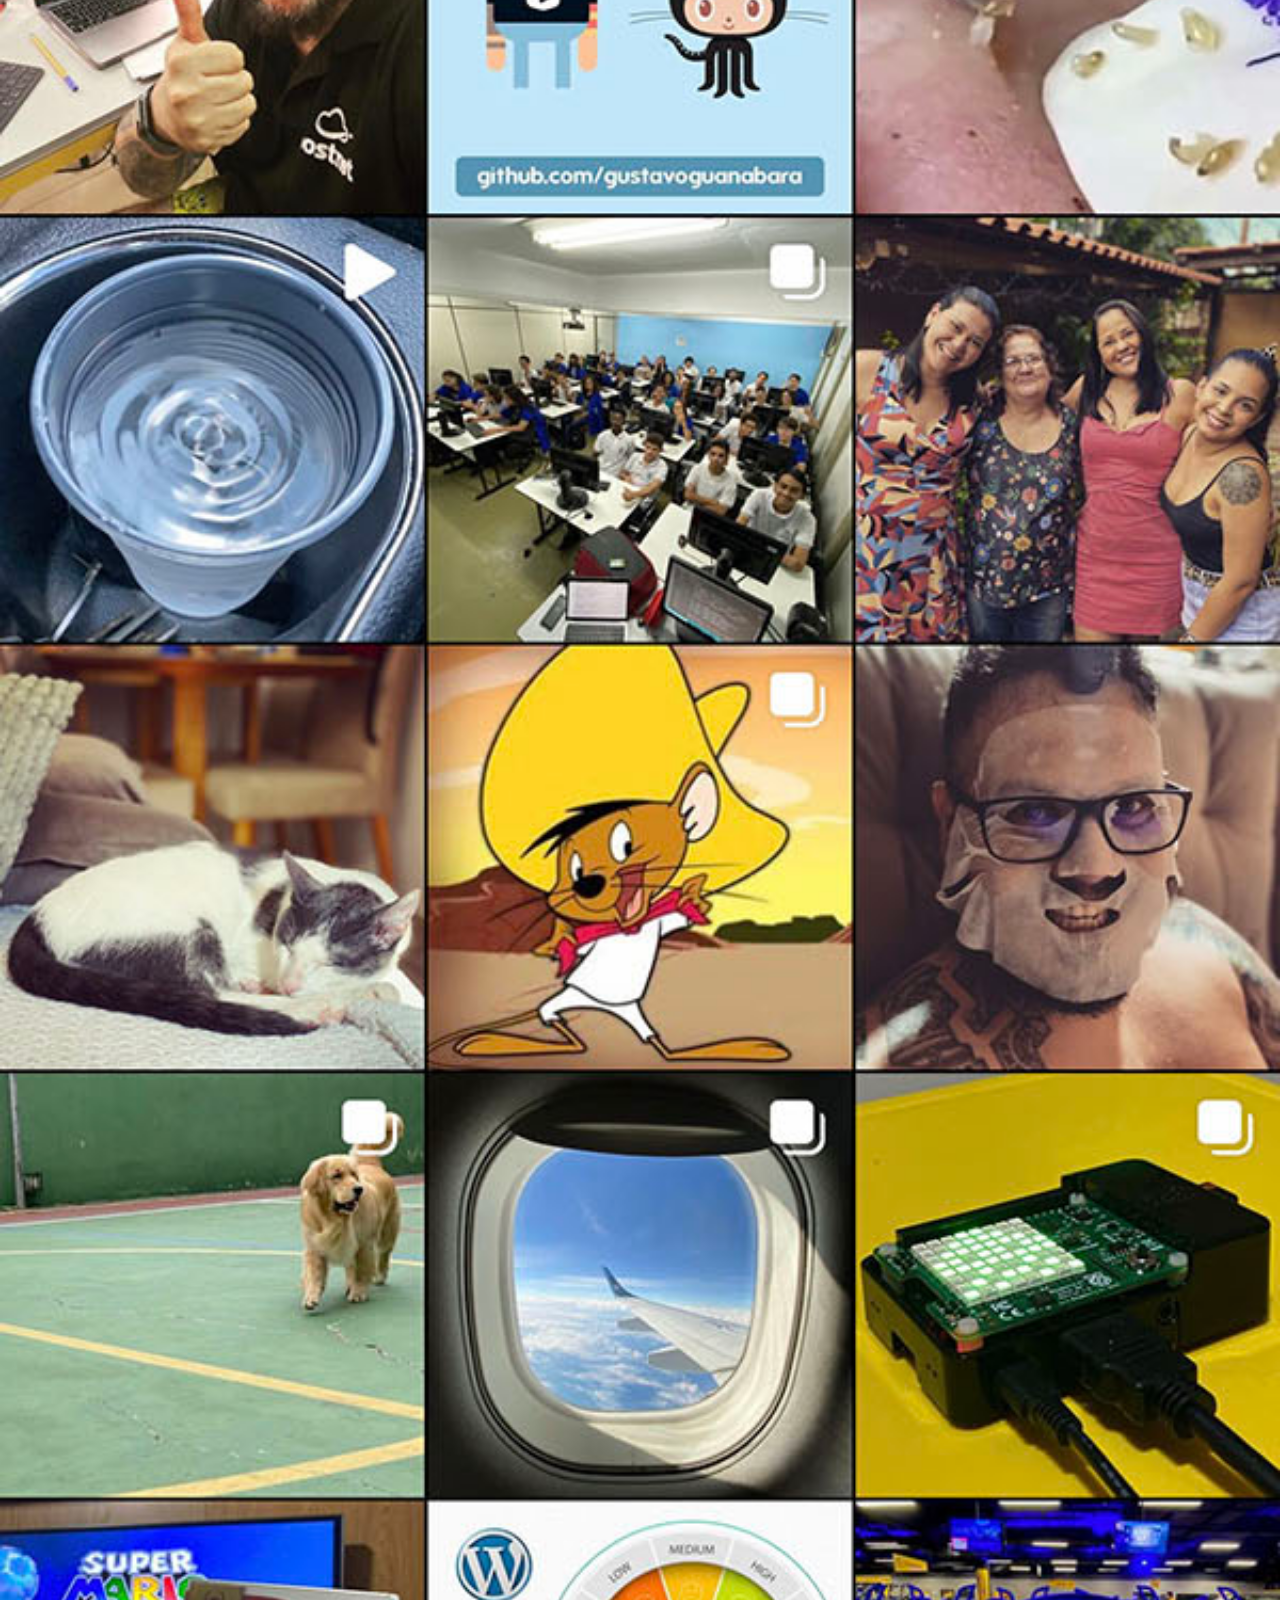
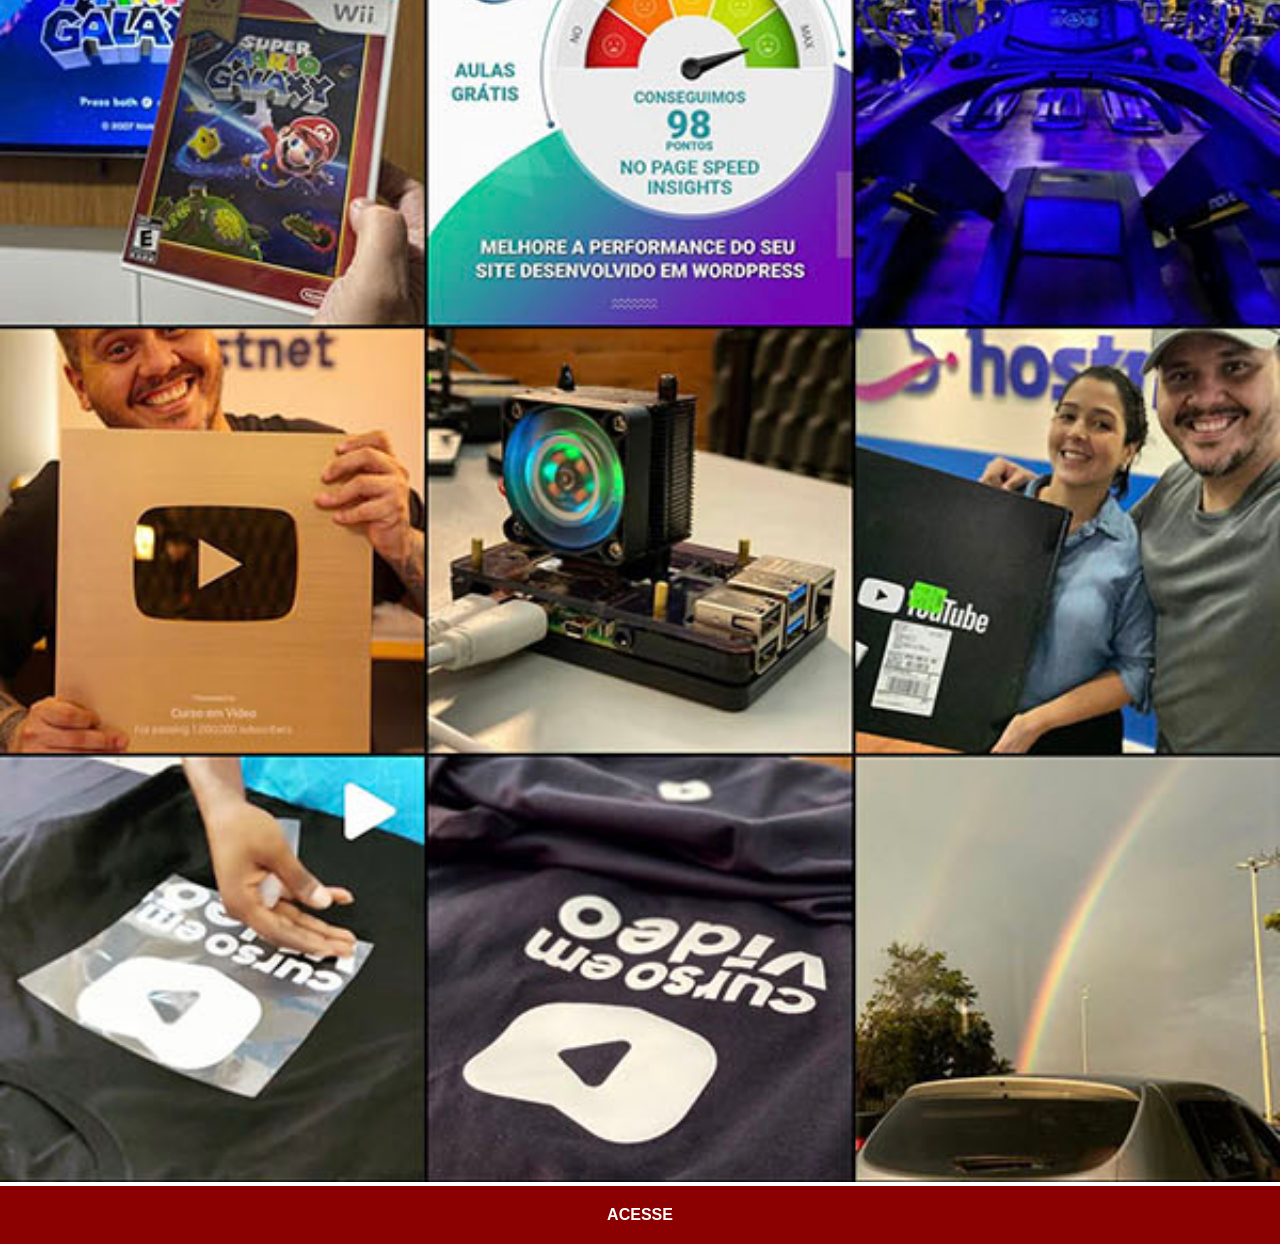
<file: instagram.html>
<!DOCTYPE html>
<html lang="pt-br">

<head>
    <meta charset="UTF-8">
    <meta name="viewport" content="width=device-width, initial-scale=1.0">
    <title>Istagram</title>
    <link rel="stylesheet" href="estilos/social.css">
</head>

<body>
    <img src="imagens/tela-instagram.jpg" alt="Instagram">
    <a href="https://www.instagram.com/candencumba/" target="_blank">ACESSE</a>

</body>

</html>
</file>
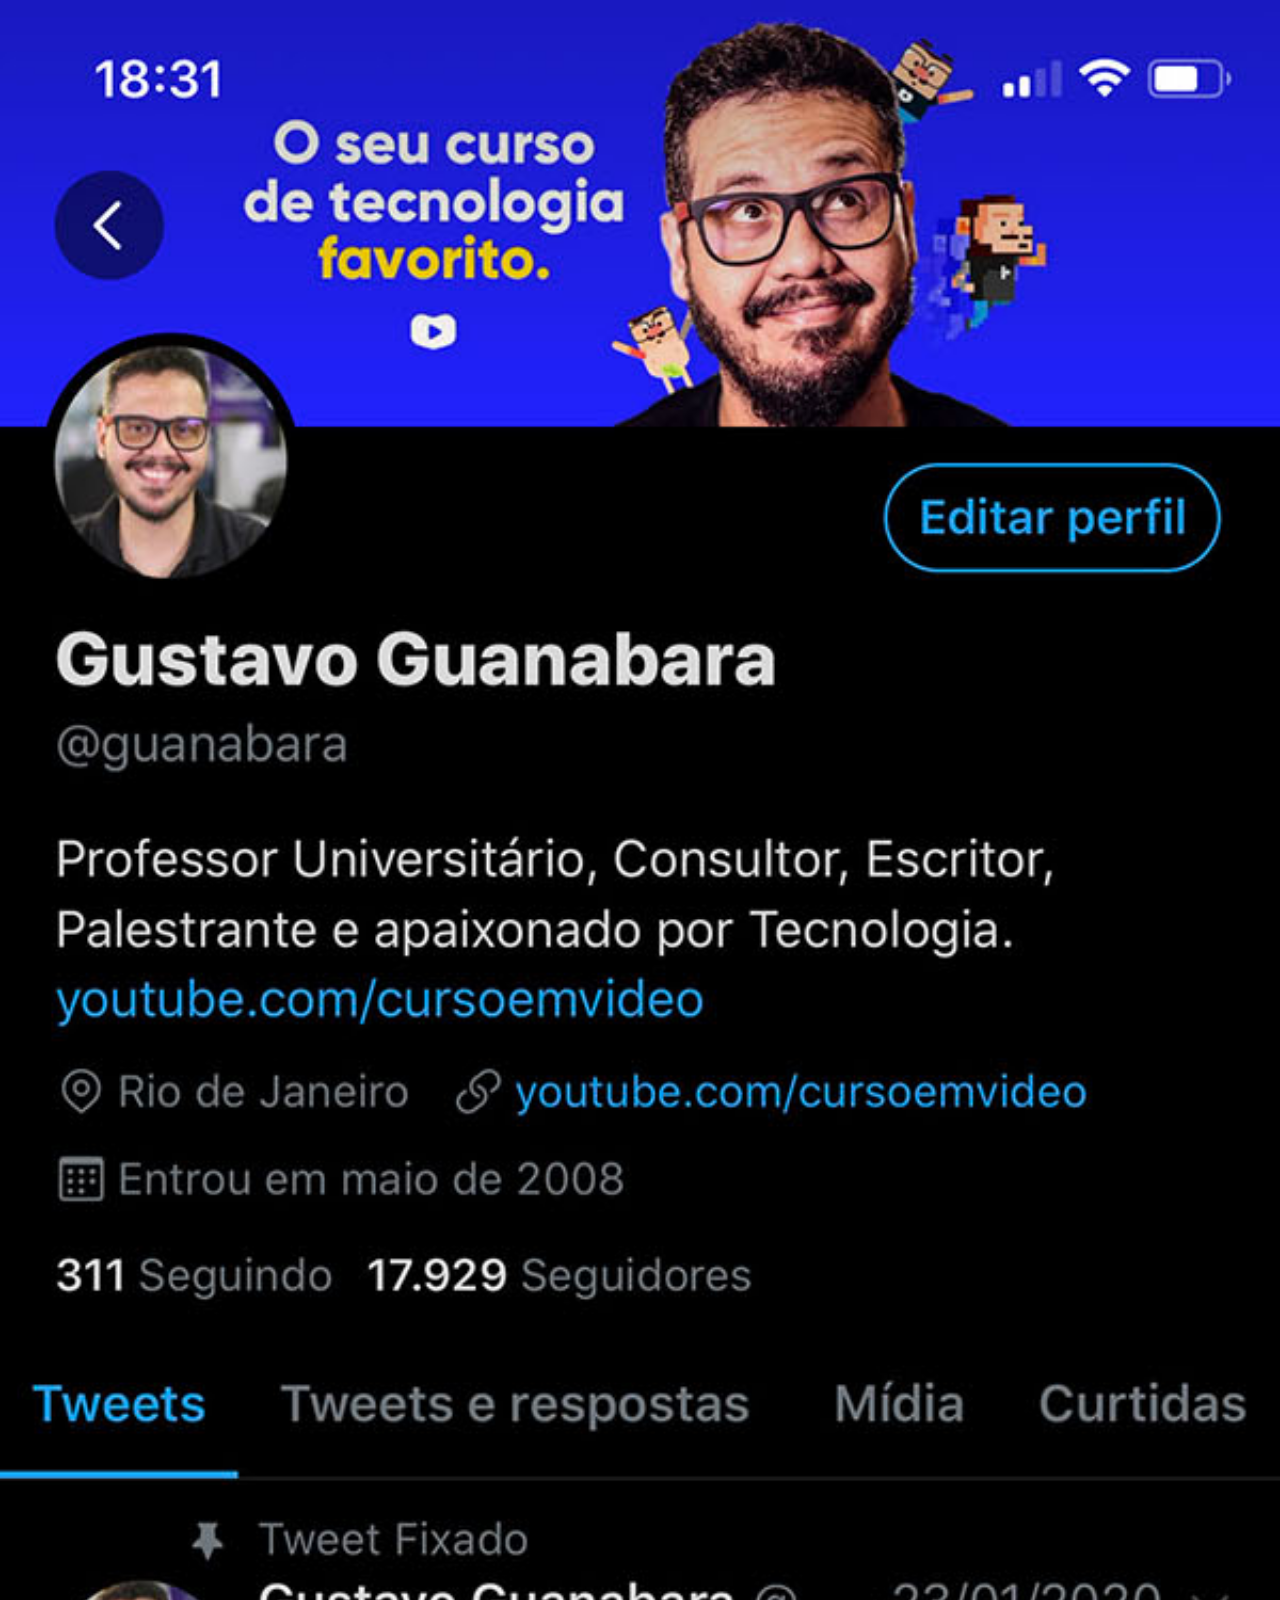
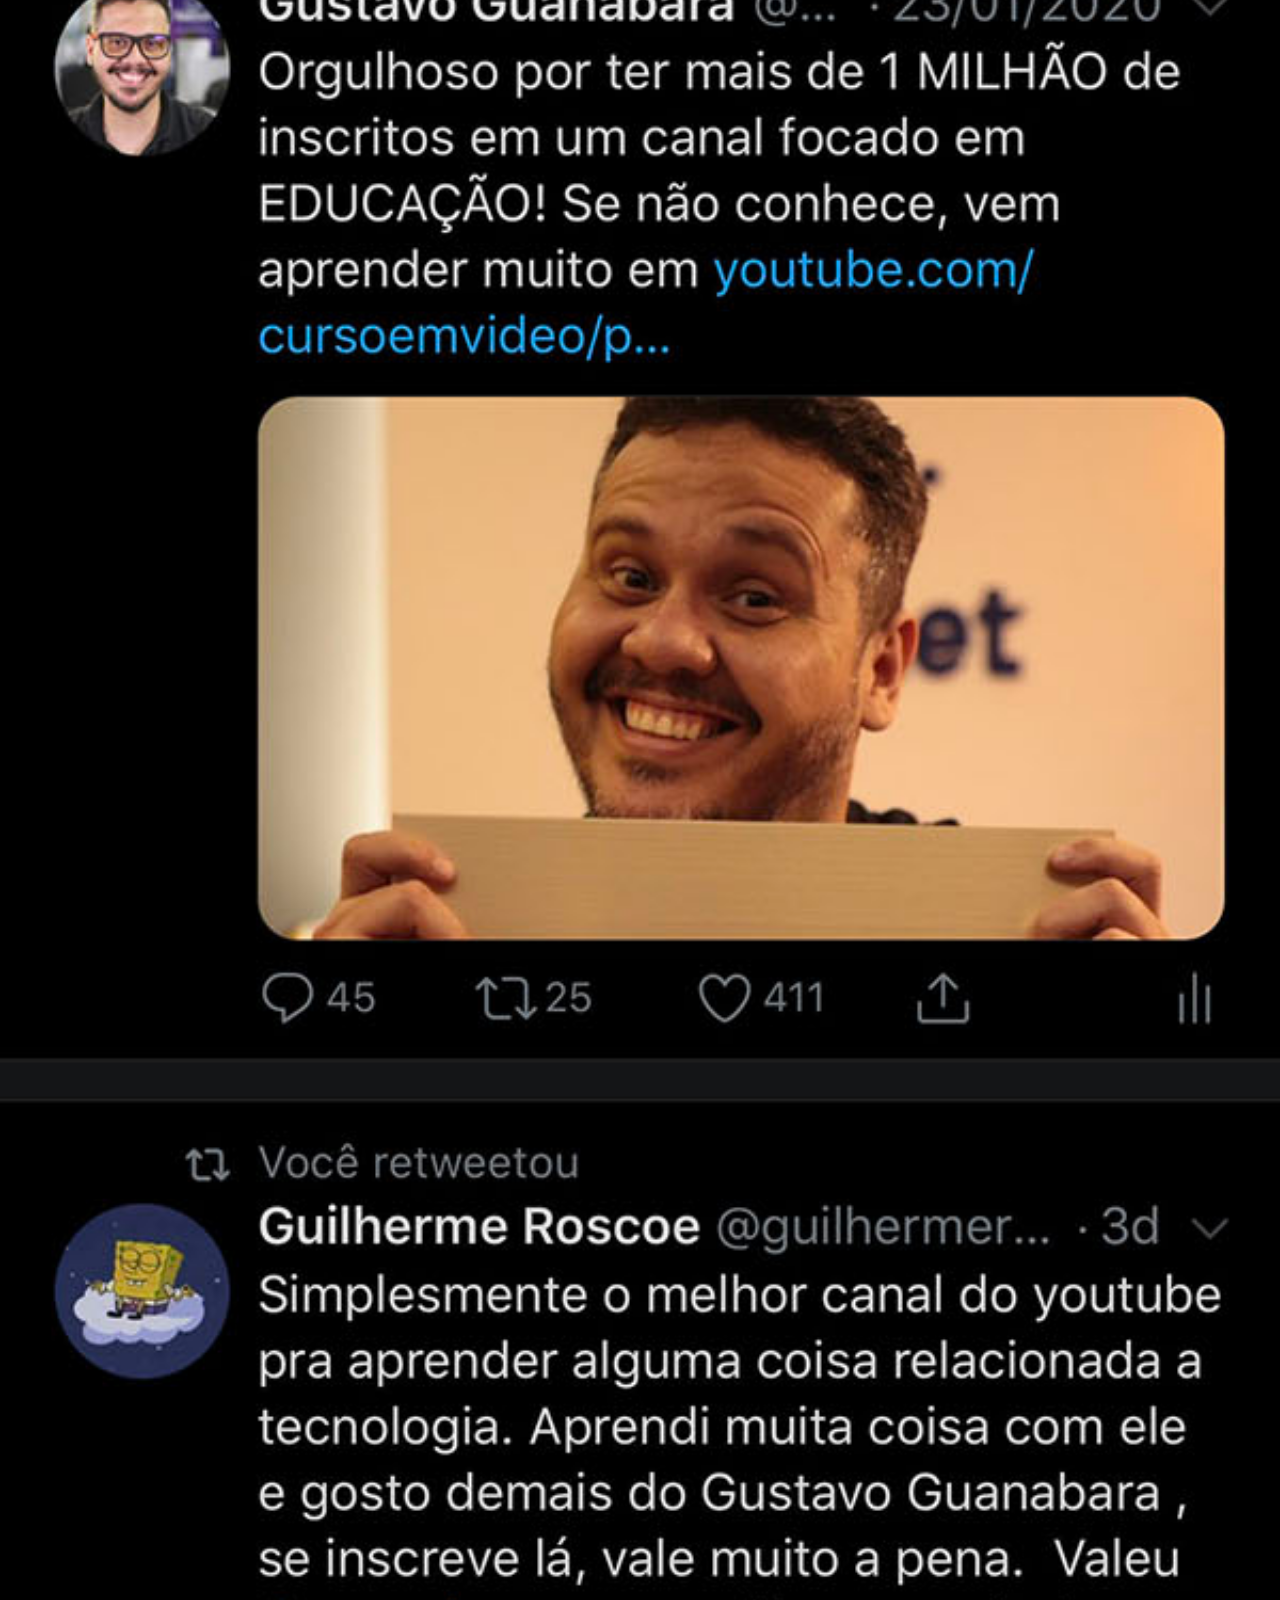
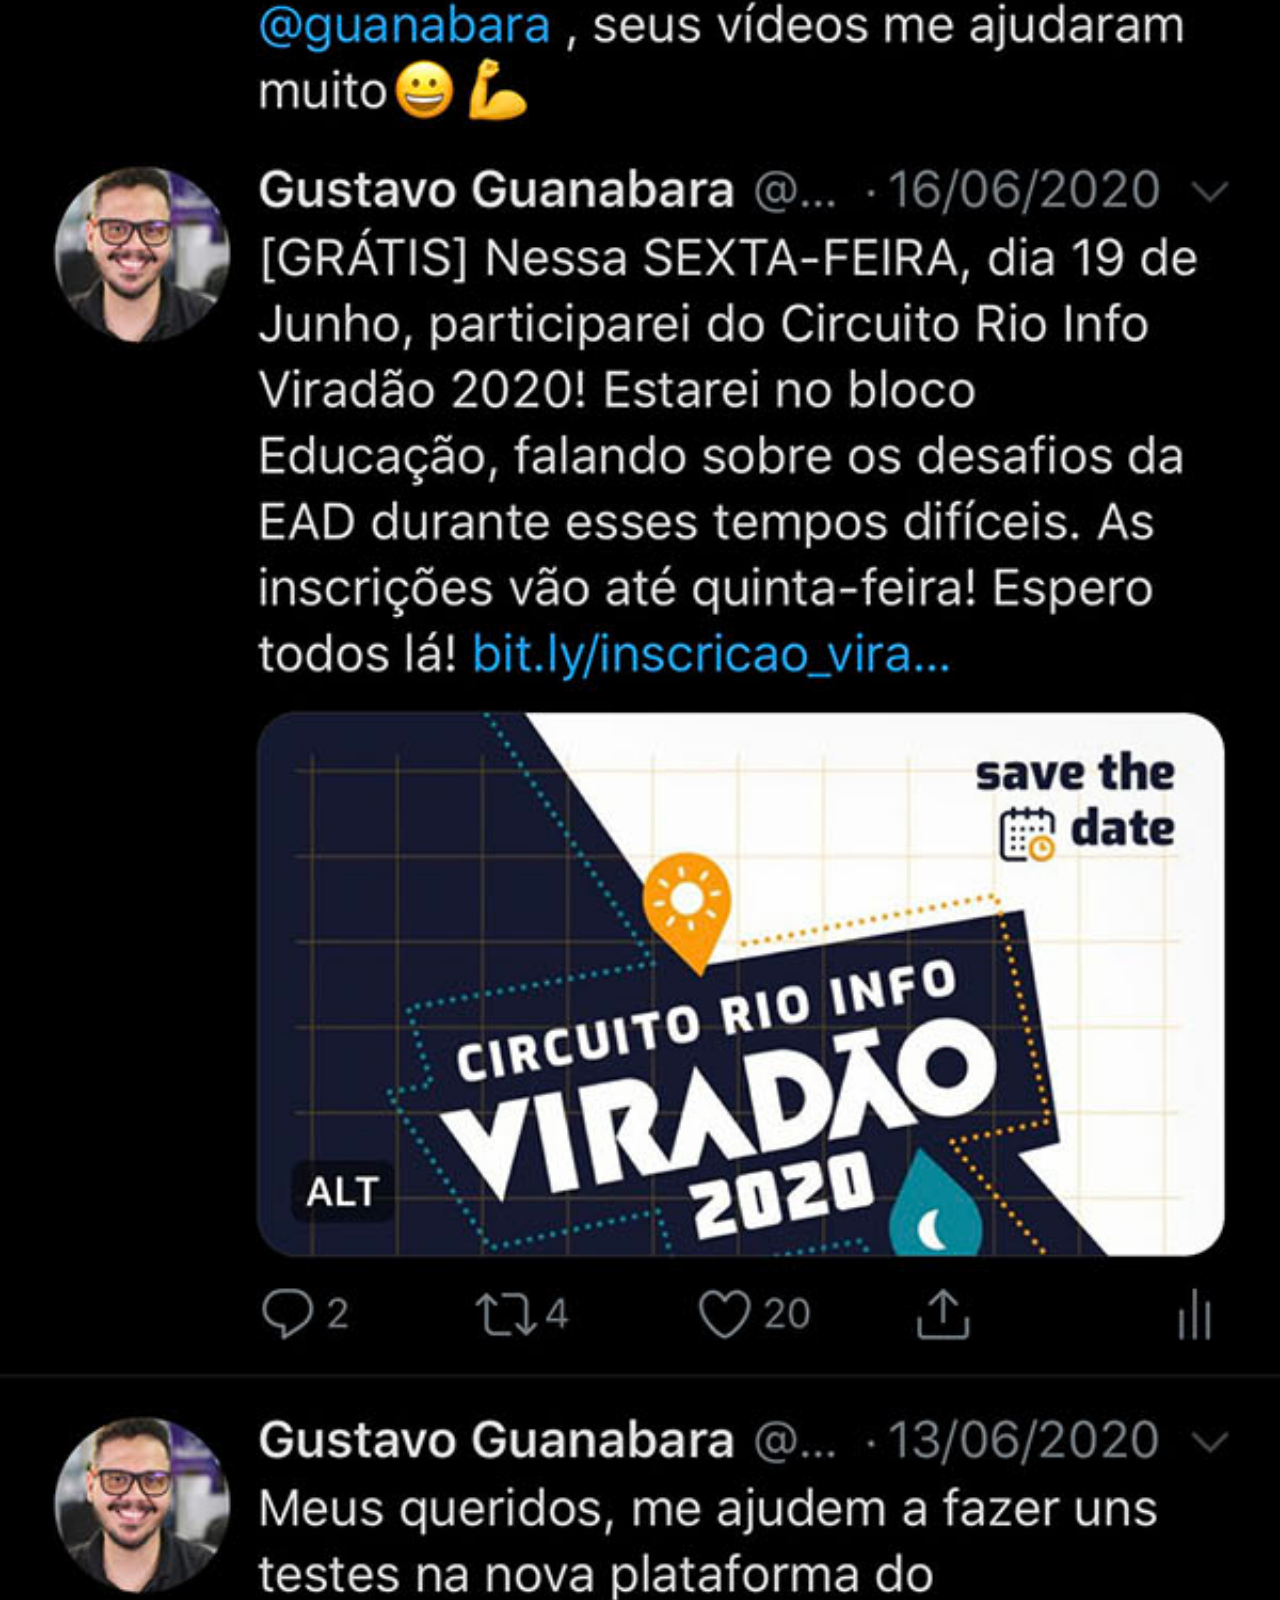
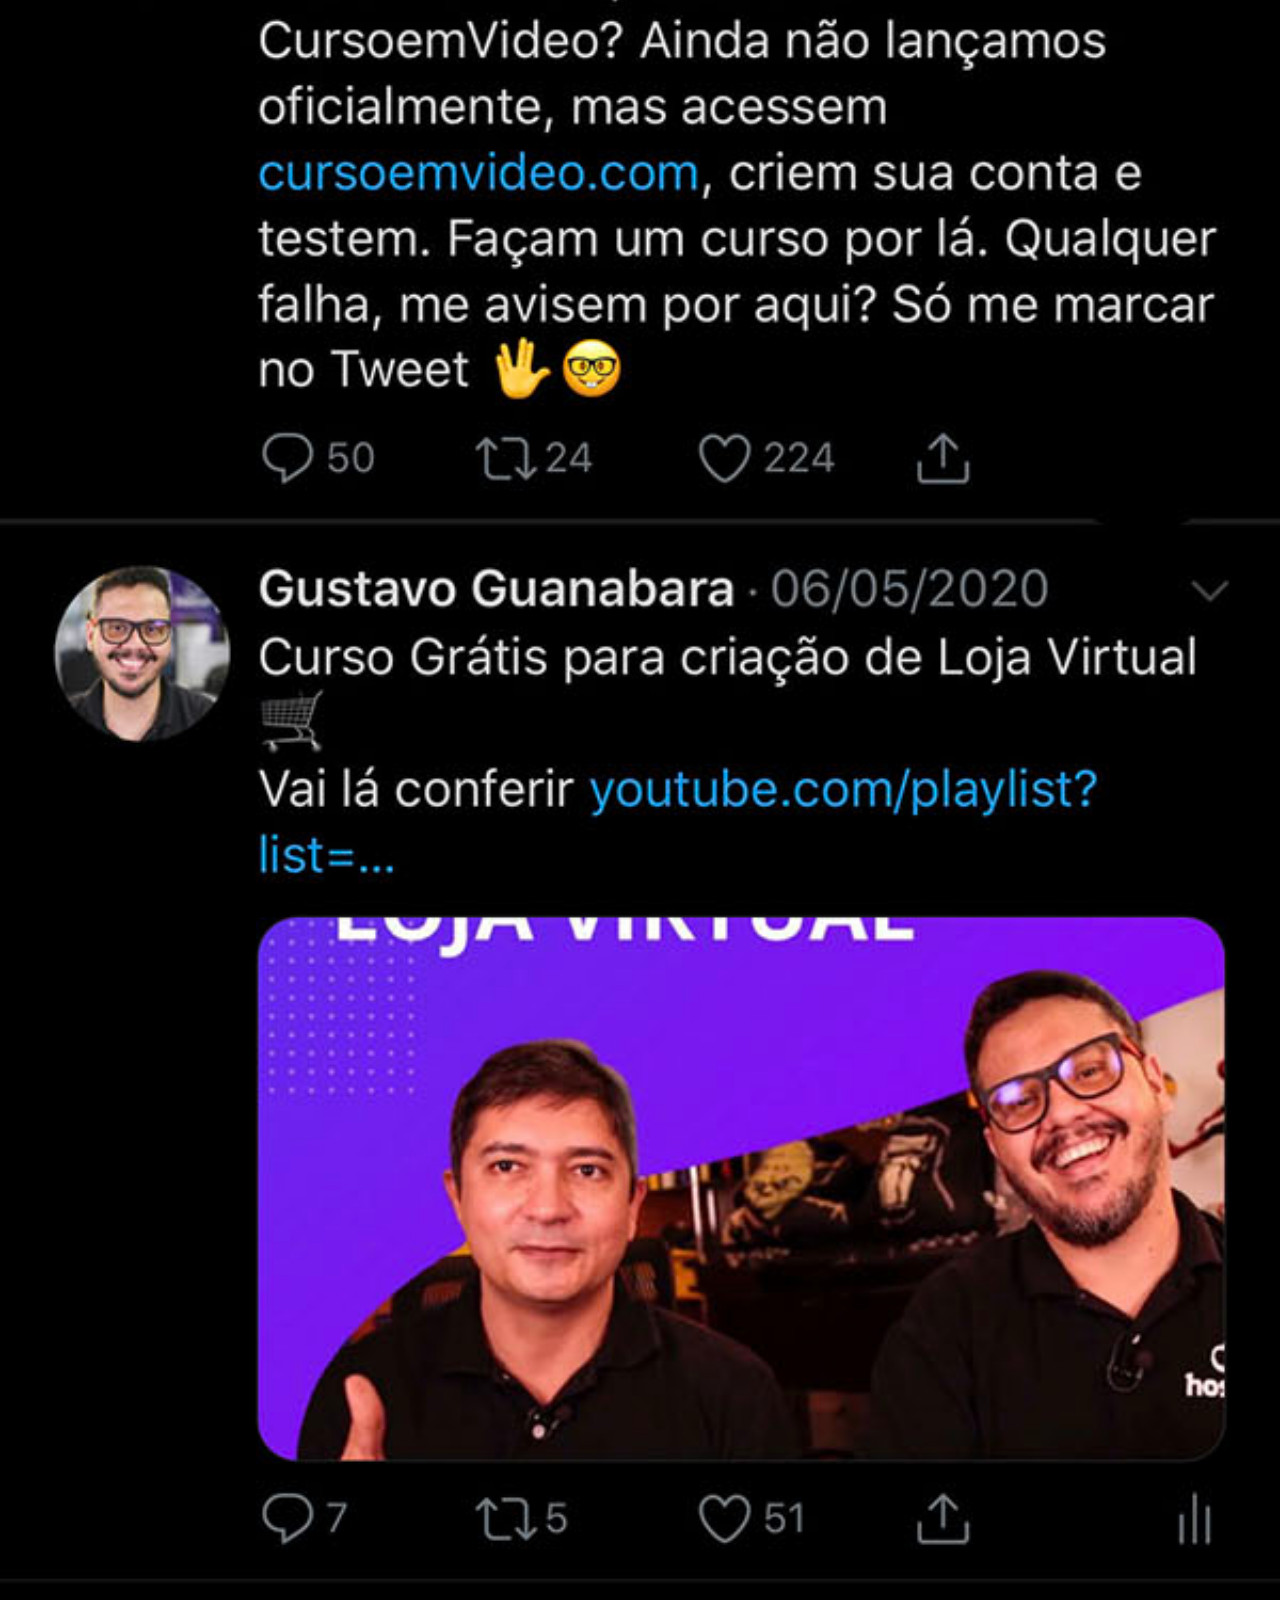
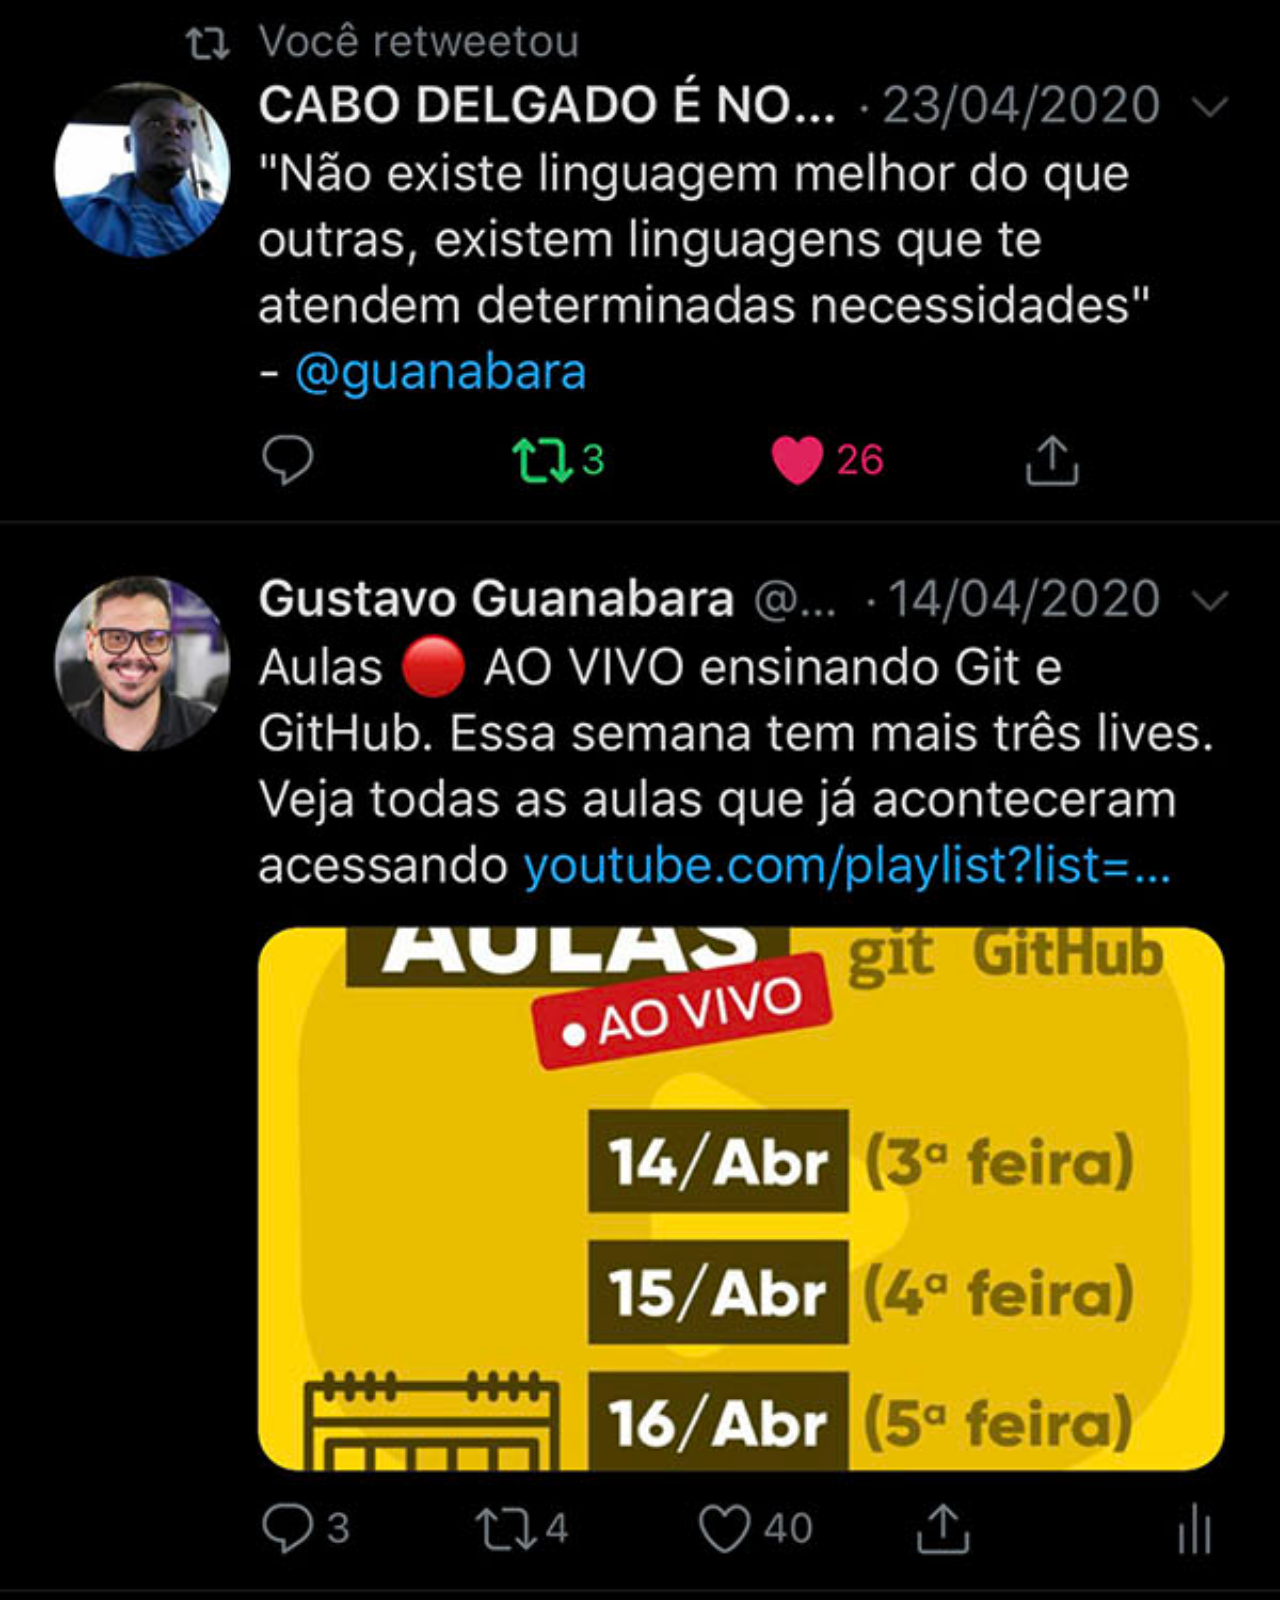
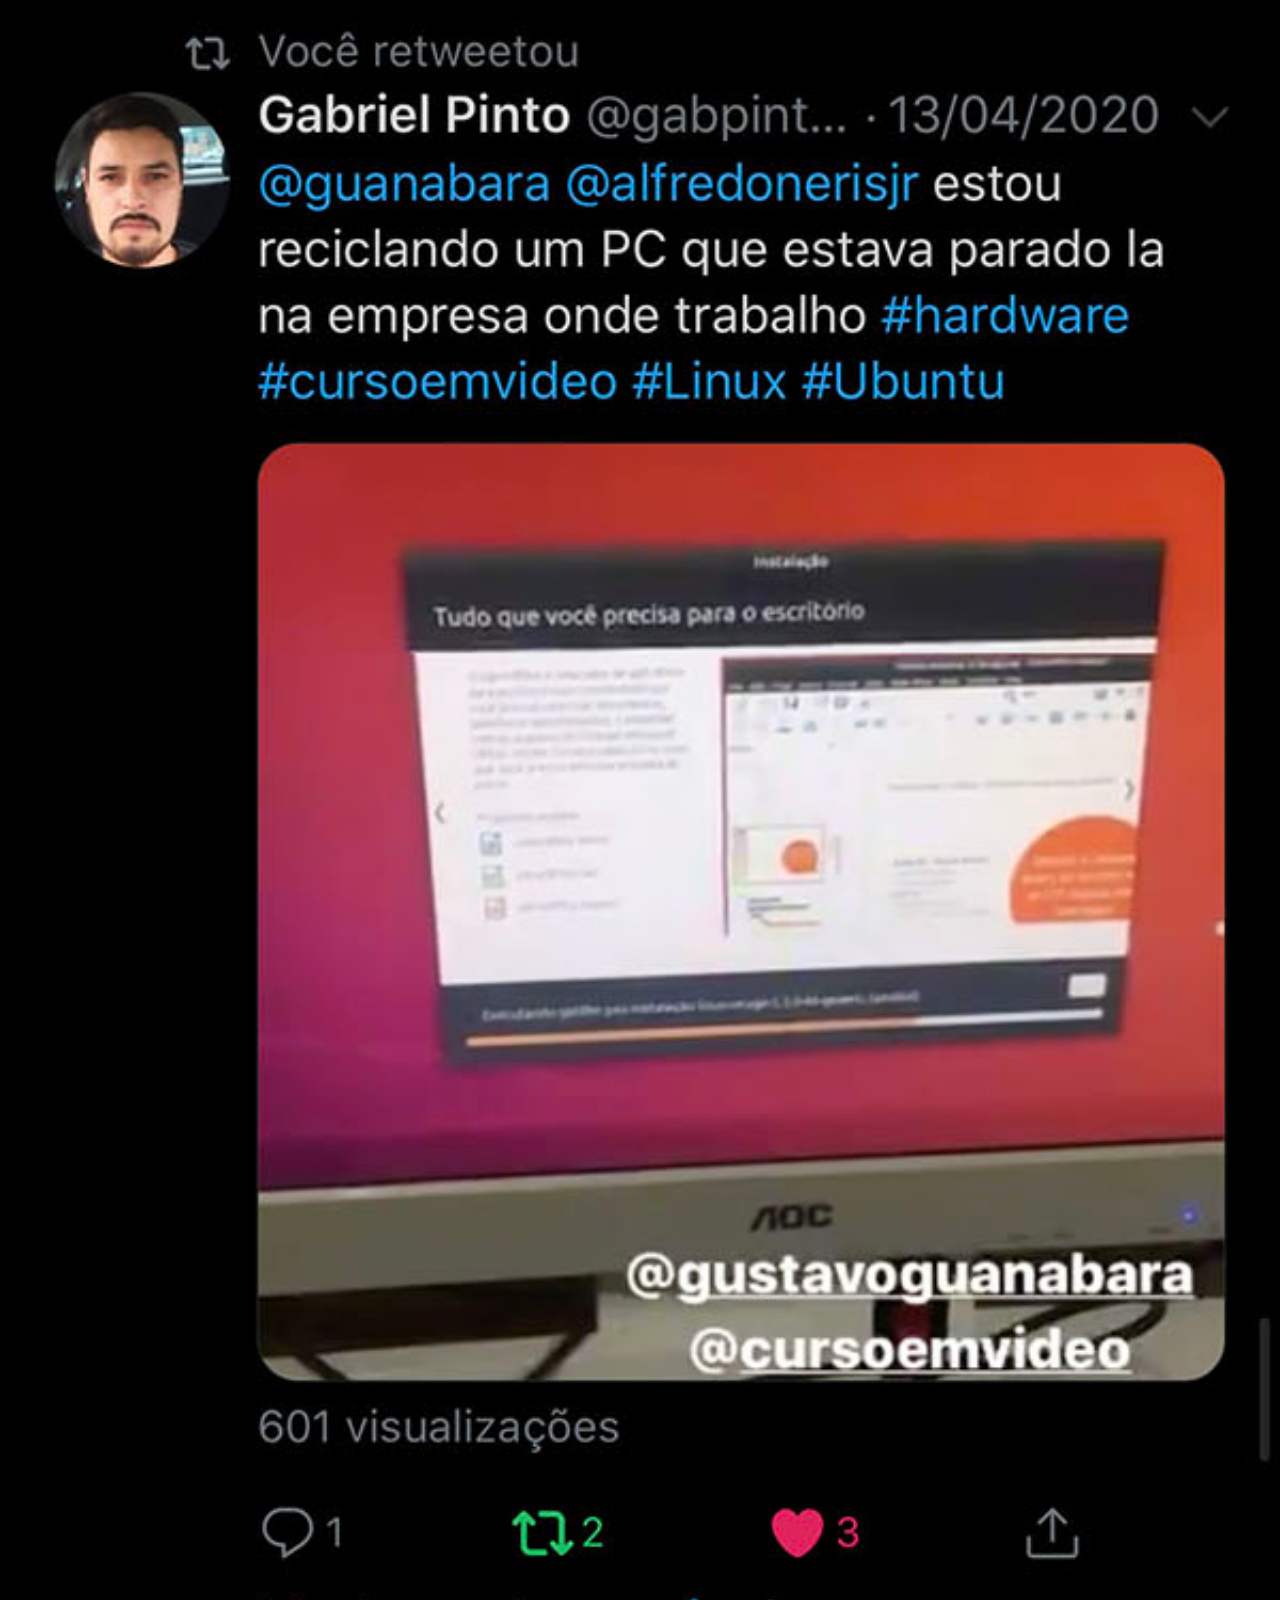
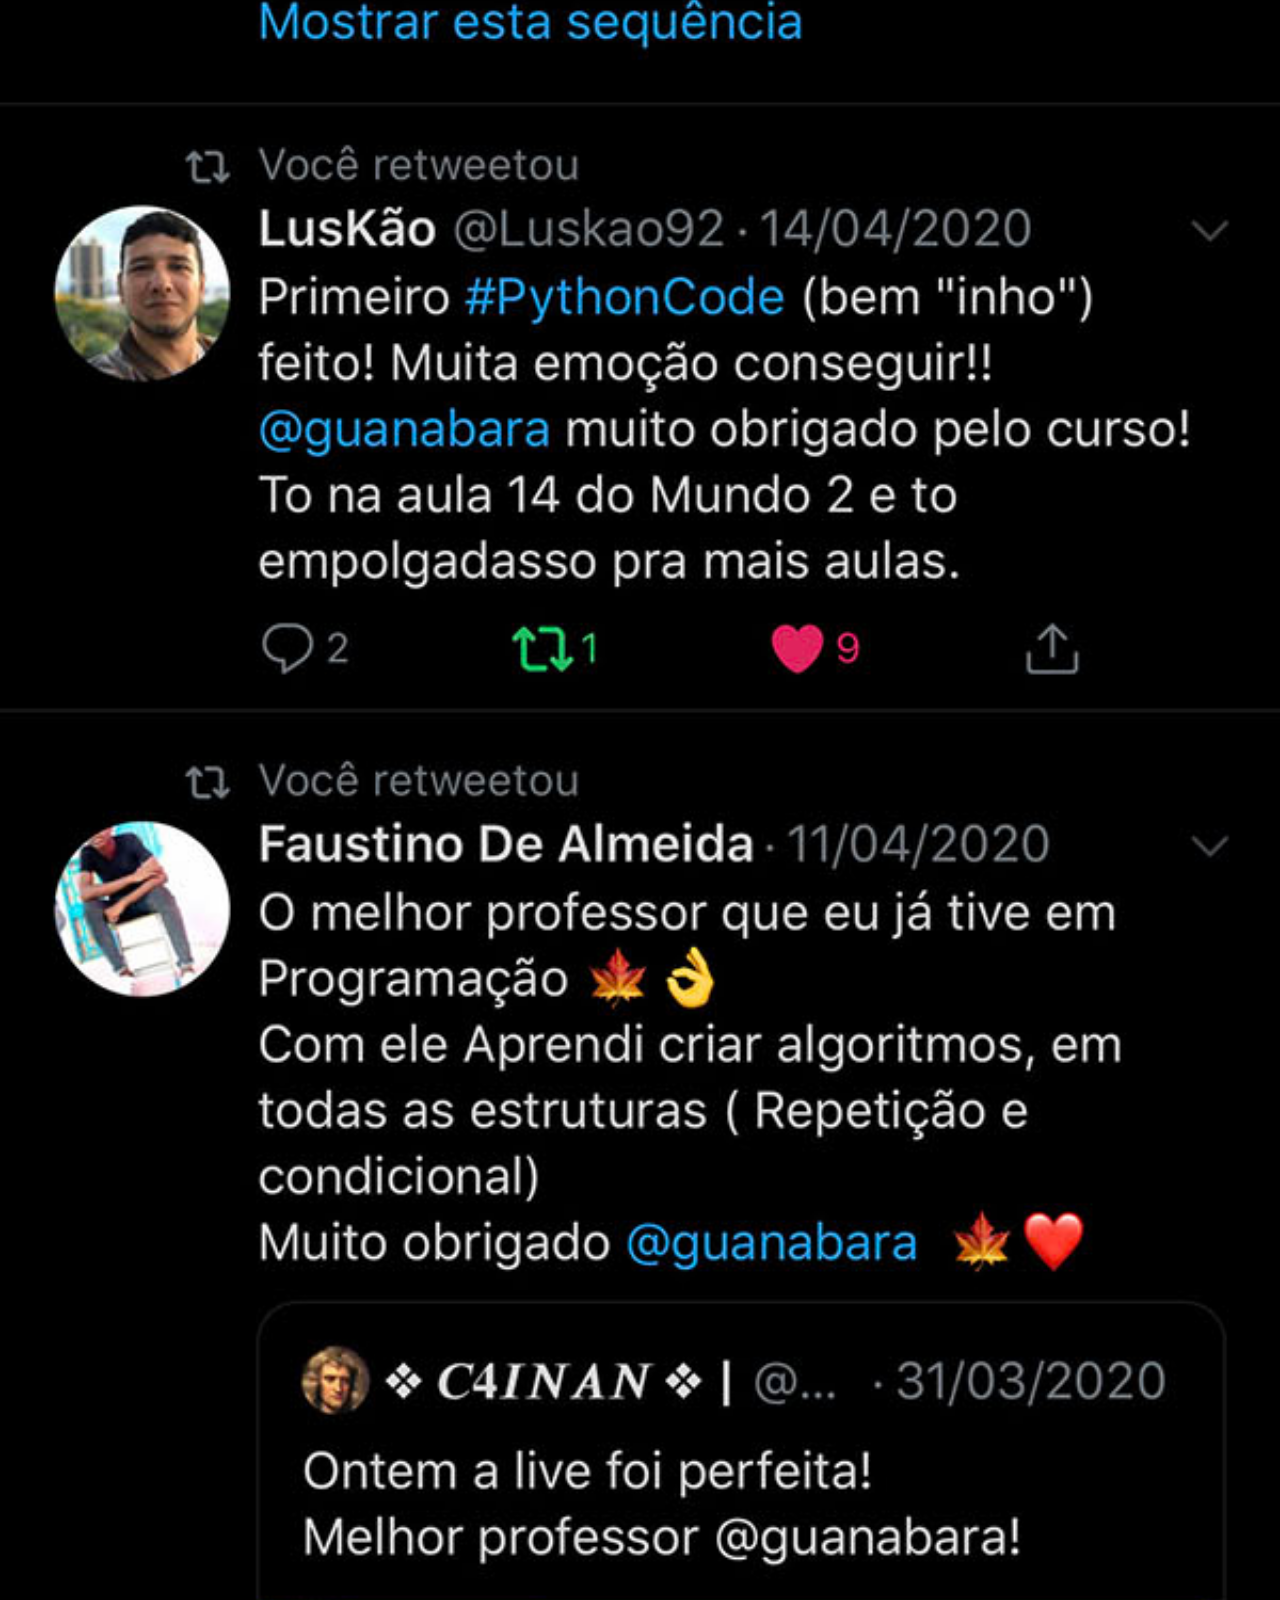
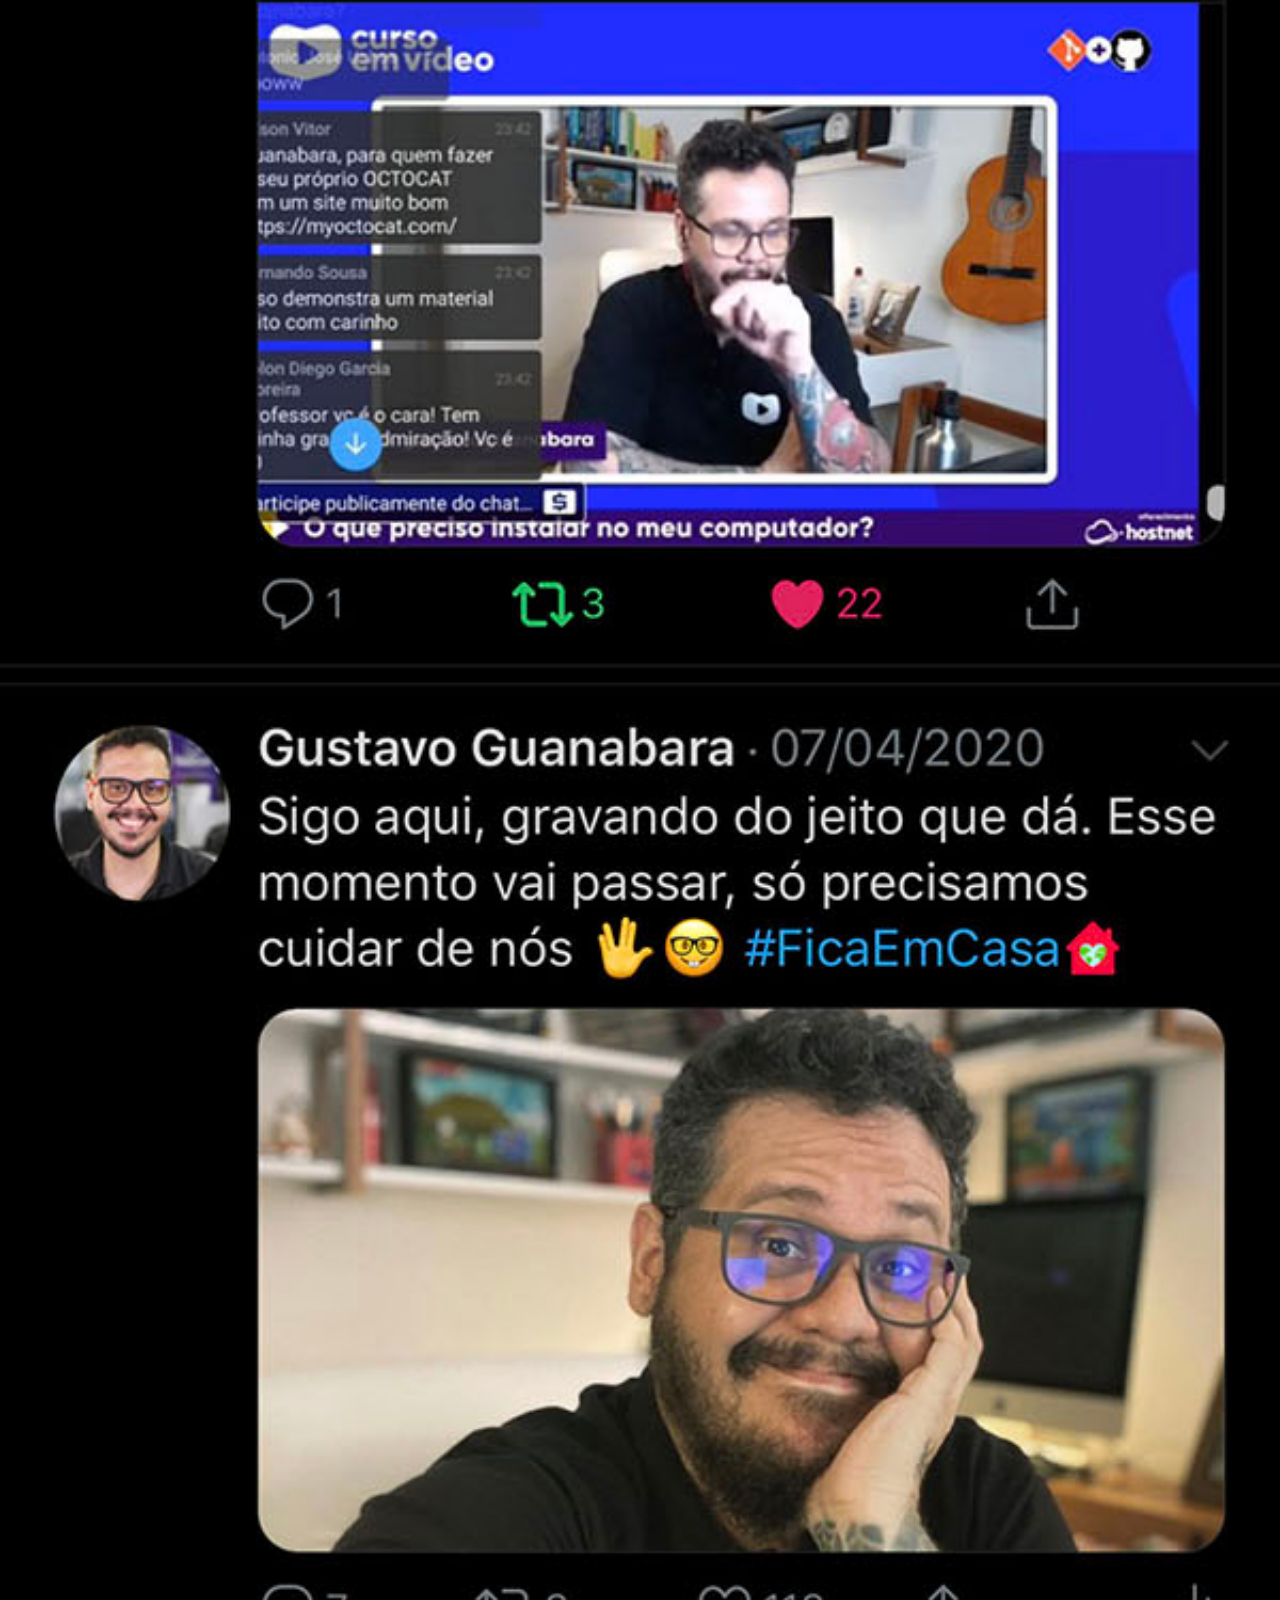
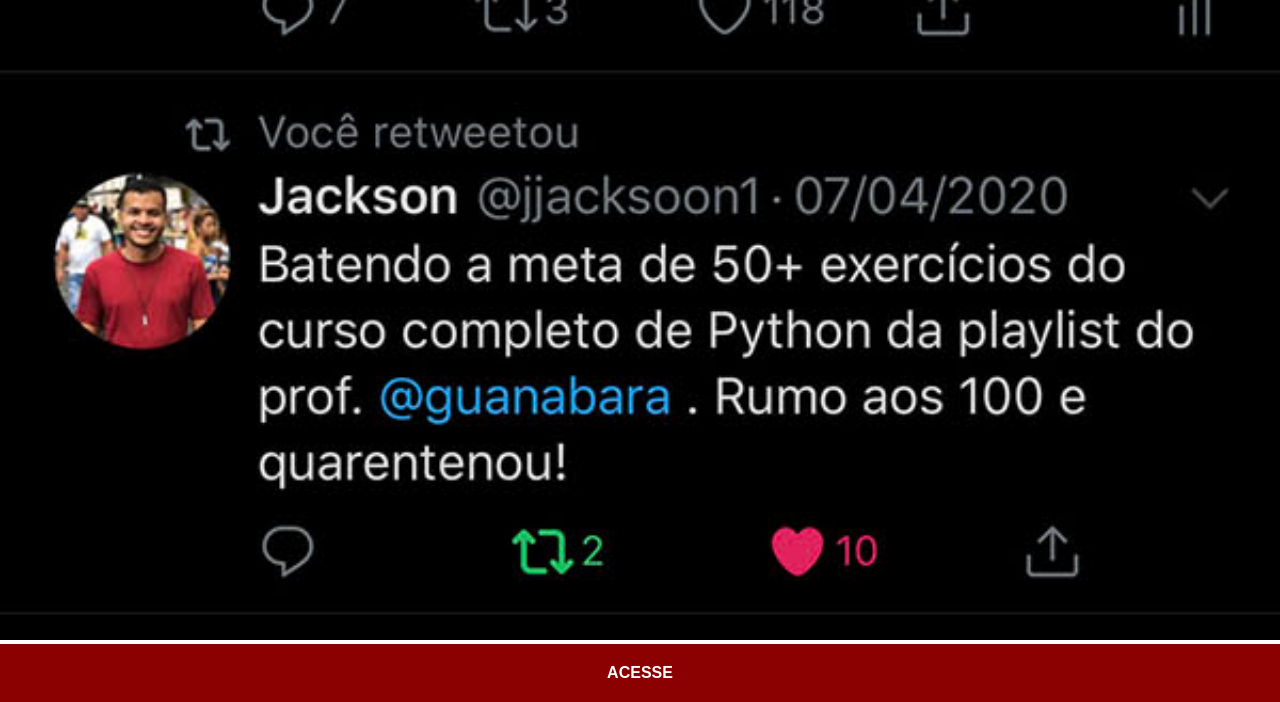
<file: twitterx.html>
<!DOCTYPE html>
<html lang="pt-br">

<head>
    <meta charset="UTF-8">
    <meta name="viewport" content="width=device-width, initial-scale=1.0">
    <title>twitter(X)</title>
    <link rel="stylesheet" href="estilos/social.css">
</head>

<body>
    <img src="imagens/tela-twitter.jpg" alt="twitter">
    <a href="https://x.com/?lang=pt" target="_blank">ACESSE</a>
</body>

</html>
</file>
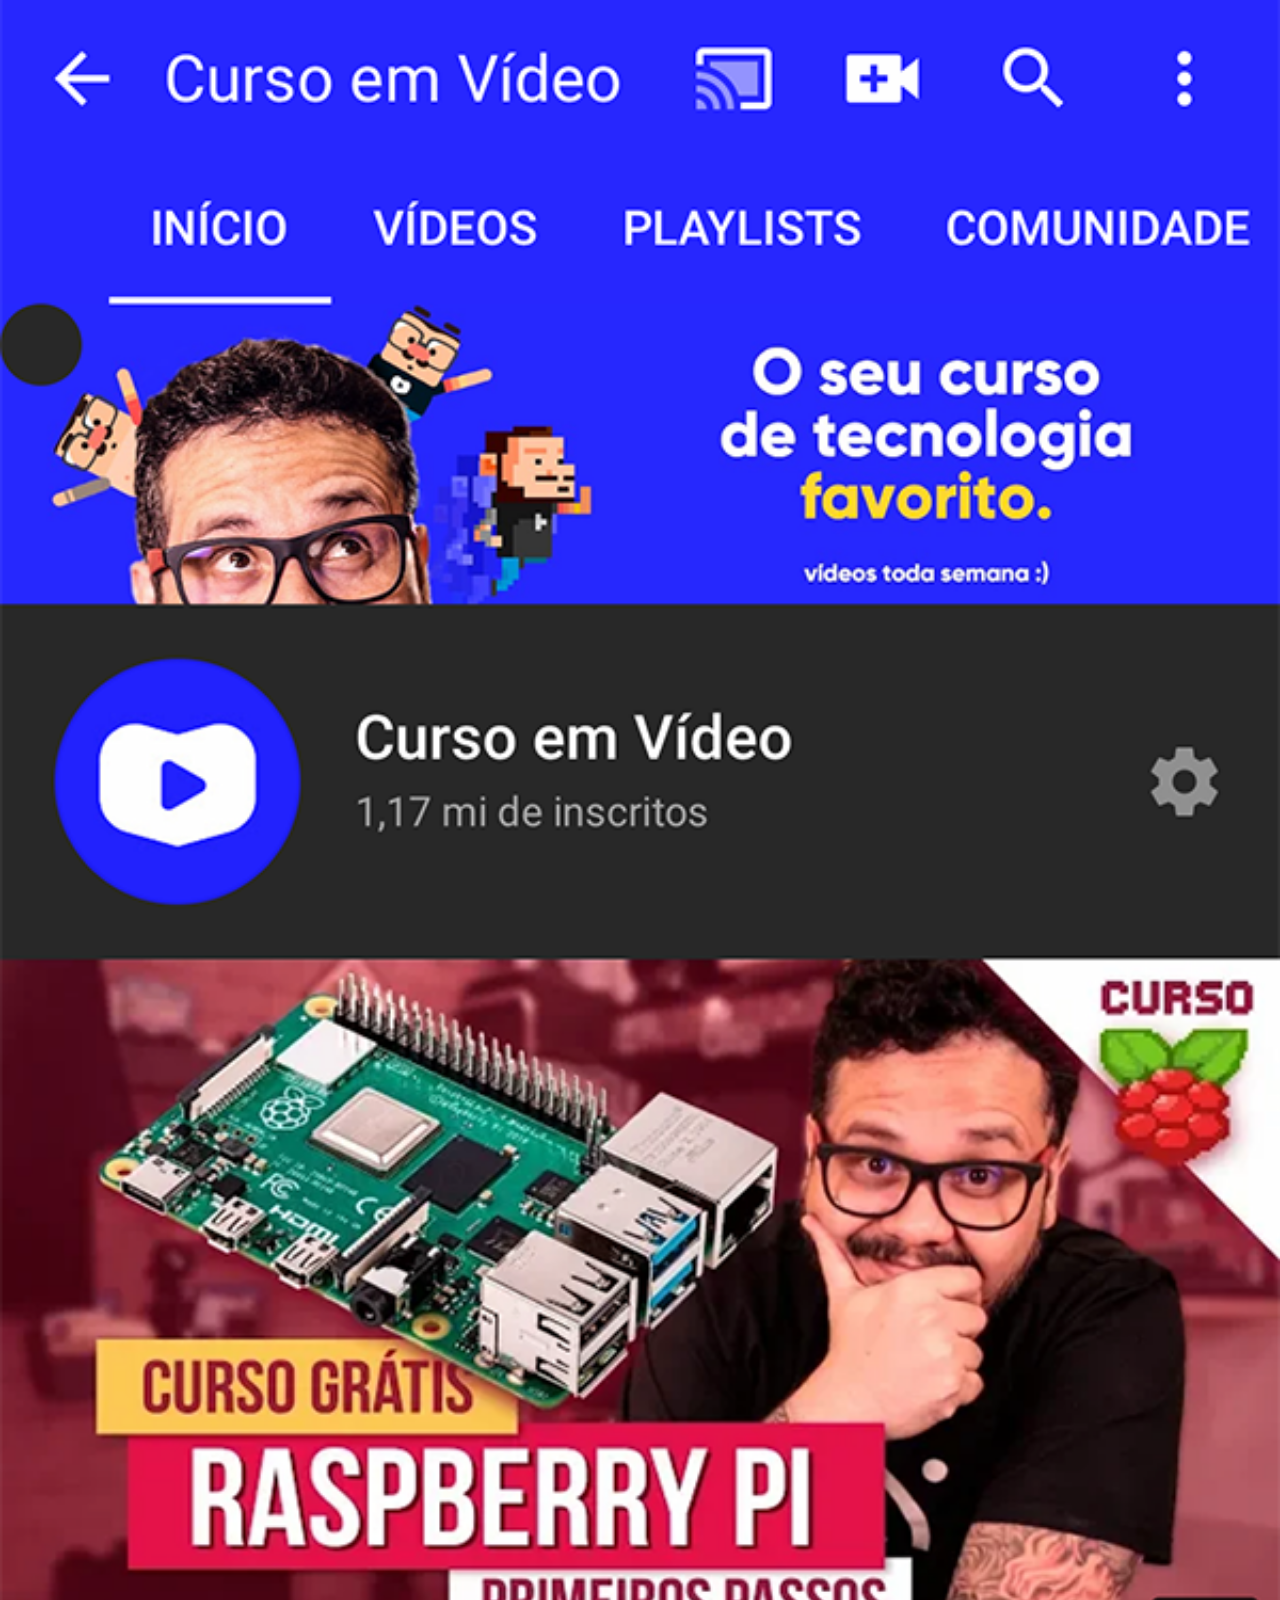
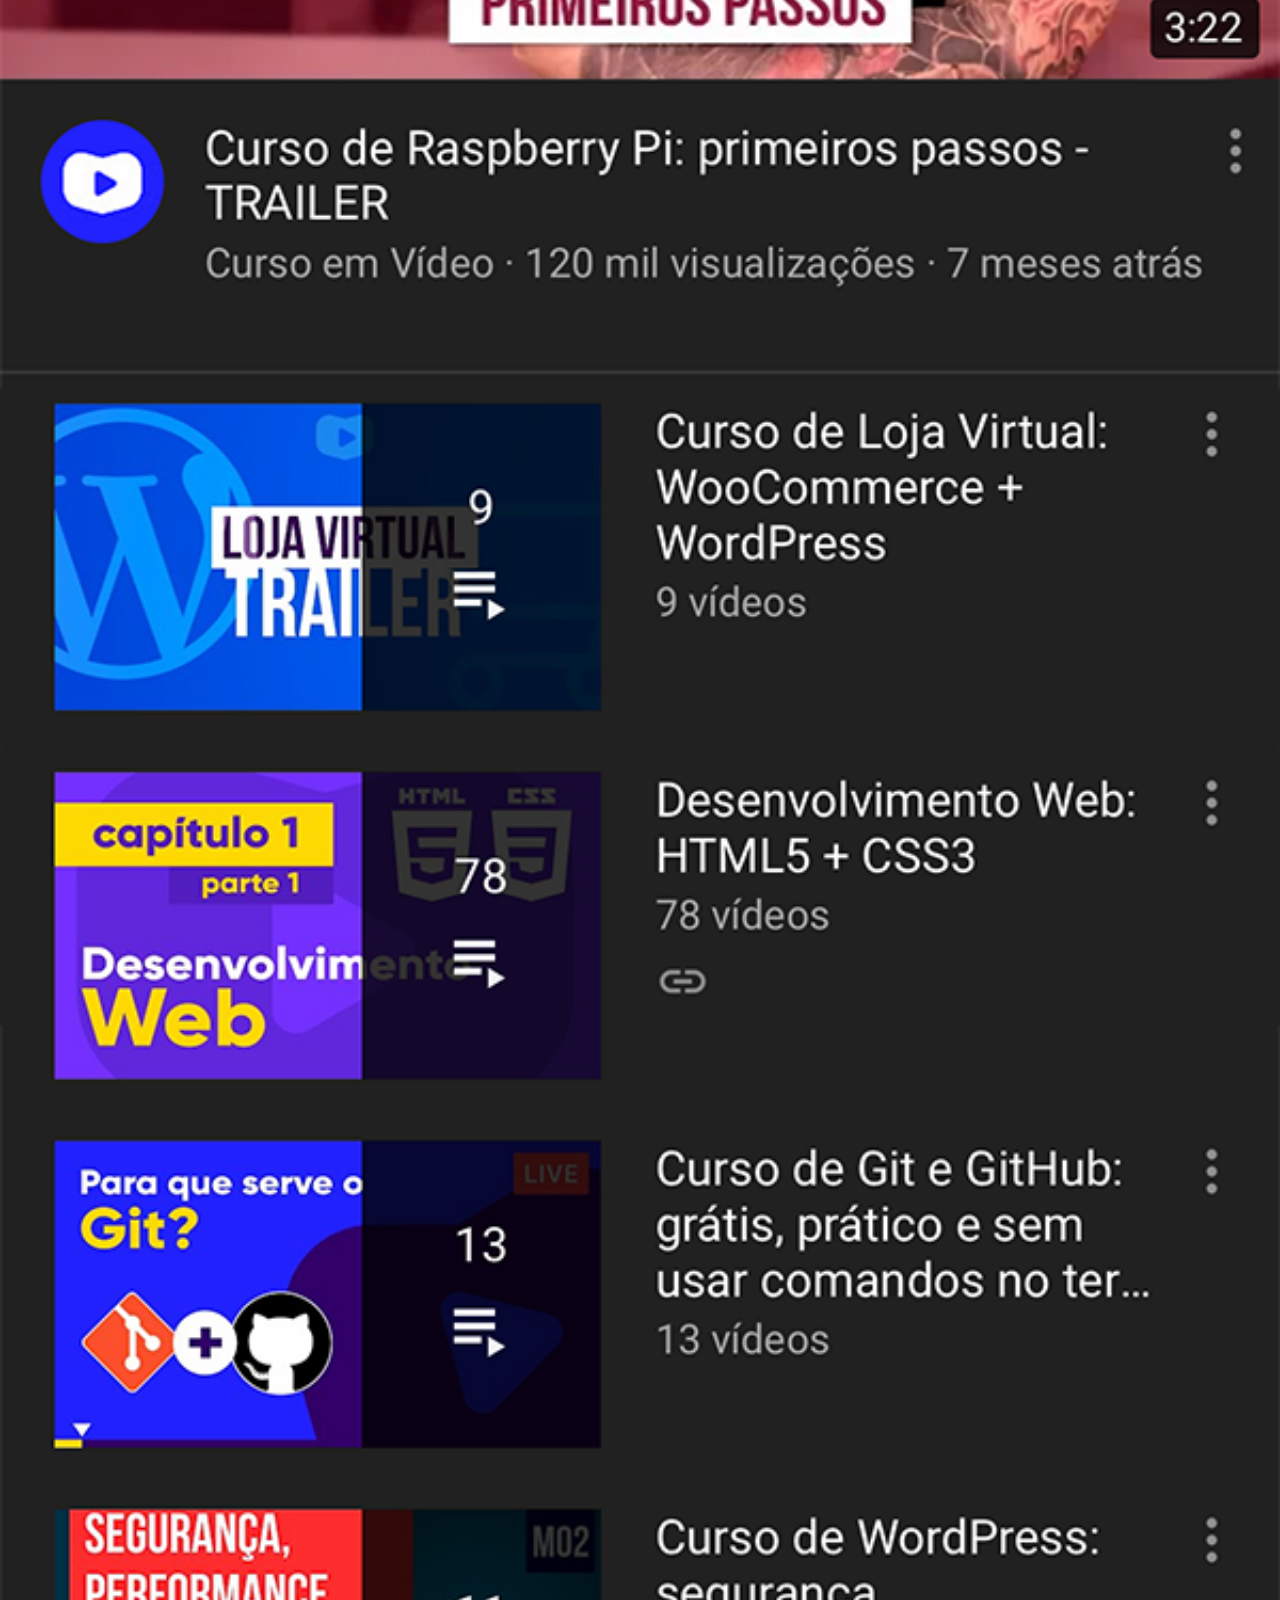
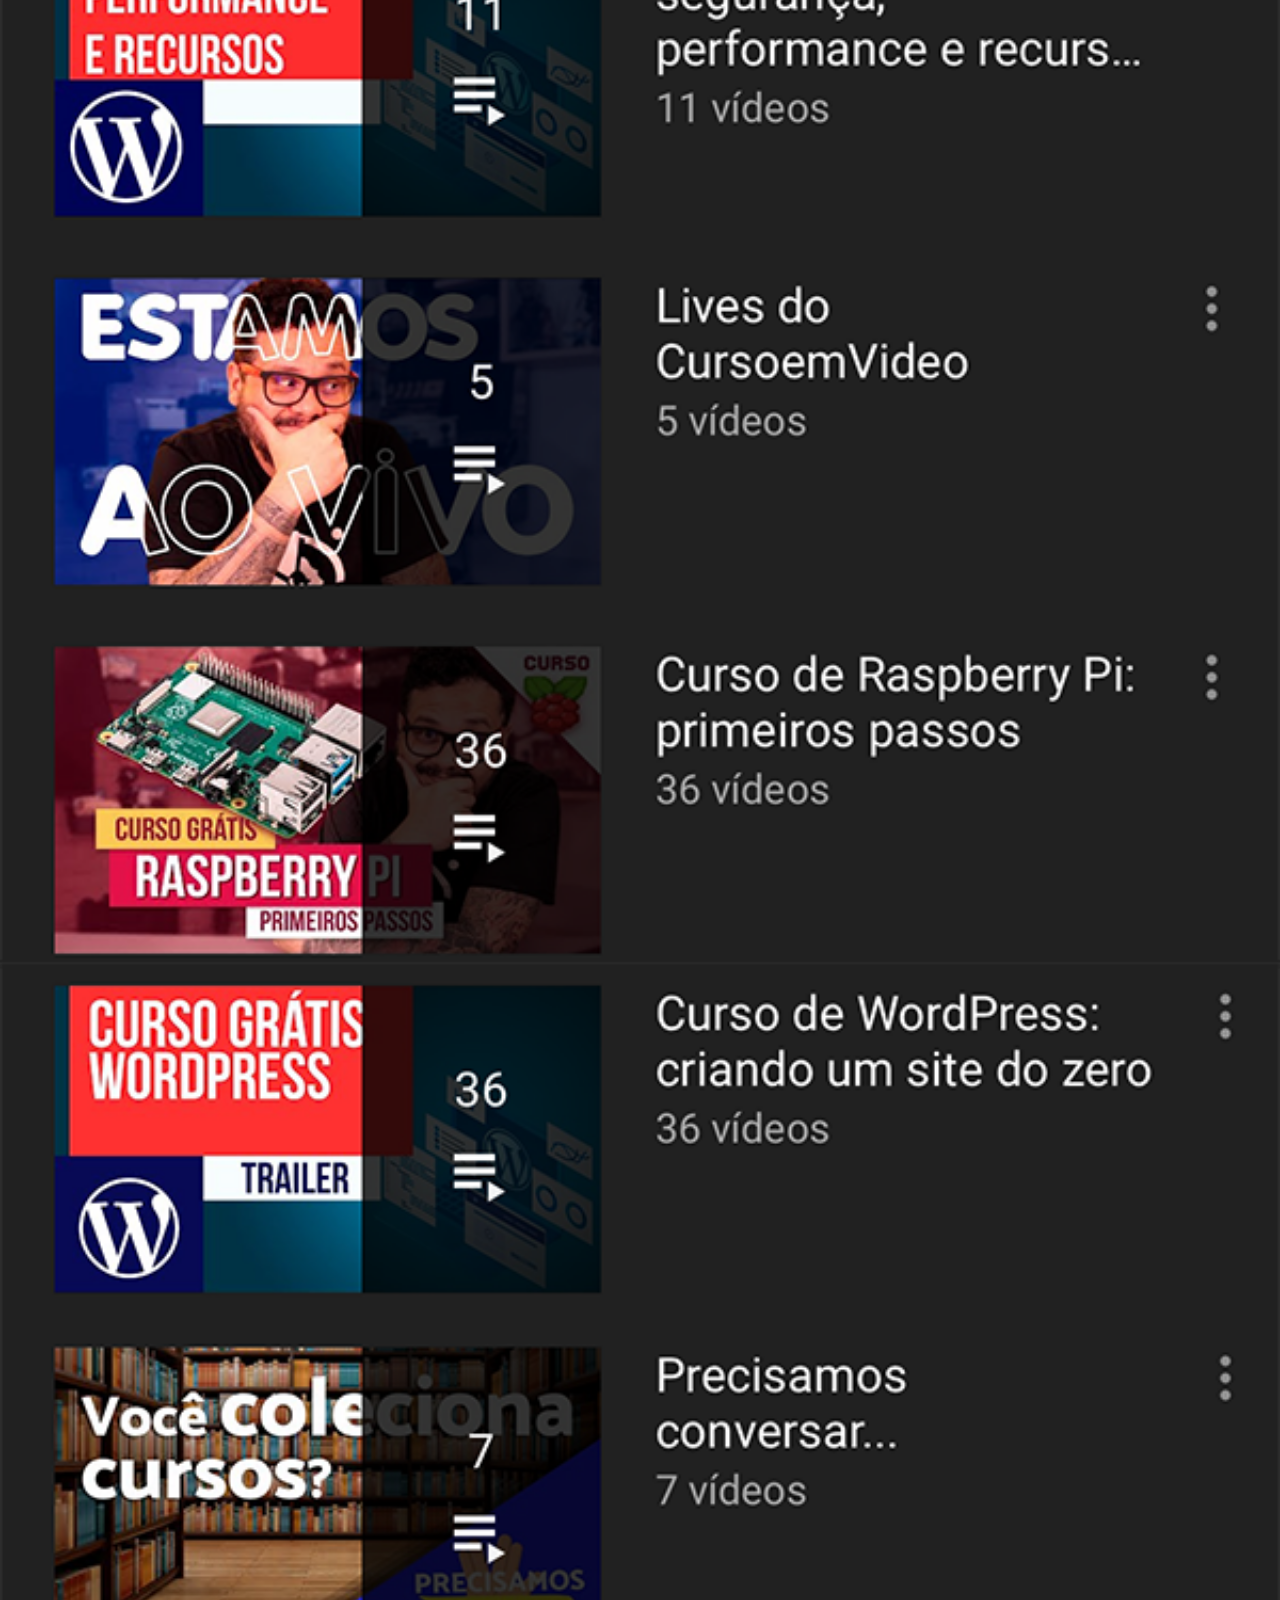
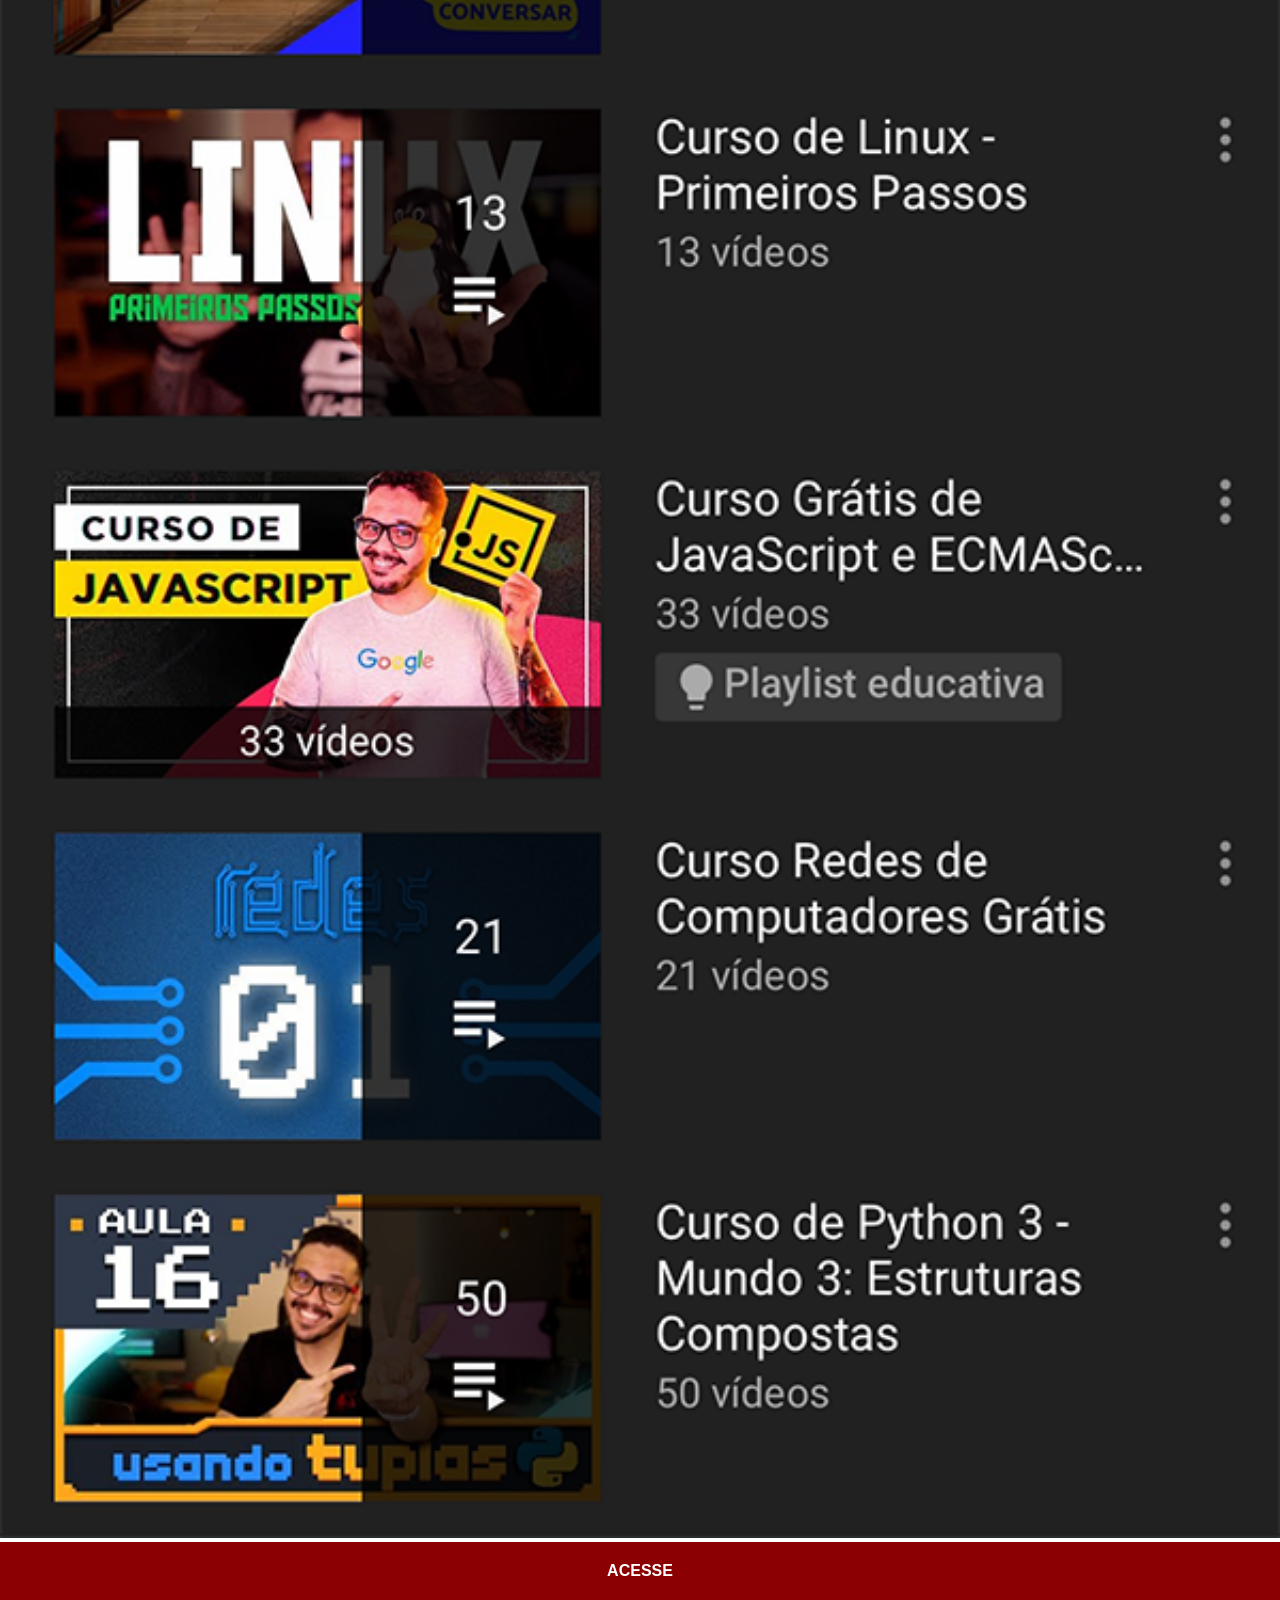
<file: youtube.html>
<!DOCTYPE html>
<html lang="pt-br">

<head>
    <meta charset="UTF-8">
    <meta name="viewport" content="width=device-width, initial-scale=1.0">
    <title>Youtube</title>
    <link rel="stylesheet" href="estilos/social.css">
</head>

<body>
    <img src="imagens/tela-youtube.png" alt="Youtube">
    <a href="https://www.youtube.com/watch?v=GriXfu4tL30" target="_blank">ACESSE</a>

</body>

</html>
</file>
<file: estilos/style.css>
@charset "UTF-8";


* {
    margin: 0px;
    padding: 0px;
    font-family: Arial, Helvetica, sans-serif;
}


html,
body {
    height: 100vh;
    width: 100vw;
    background-color: black;

}

body {
    background: url(../imagens/fundo-madeira.jpg) no-repeat top center;
    background-size: cover;
    background-attachment: fixed;
}

main {
    height: 100vh;
    position: relative;

}

section#telefone {
    position: absolute;
    top: 50%;
    left: 50%;
    transform: translate(-50%, -50%);
    height: 627px;
    width: 311px;
    background: url(../imagens/frame-iphone.png) no-repeat;
}


iframe#tela {
    position: relative;
    top: 80px;
    left: 22px;
    width: 267px;
    height: 471px;
}

section#redes-sociais {
    text-align: right;
}

section#redes-sociais img {
    width: 50px;
    margin: 10px;
    border-radius: 50%;
    box-shadow: 2px 2px 2px 5px rgba(0, 0, 0, 0.400);
    box-sizing: border-box;

}

section#redes-sociais img:hover {
    border: 2px solid rgba(255, 255, 255, 0.637);
    transform: translate(-3px, -3px);
    box-shadow: 5px 5px 10px rgba(0, 0, 0, 0.633);
    transition: transform .3s, border 1s;
}
</file>
<file: estilos/social.css>
@charset "UTF-8";

* {
    margin: 0px;
    padding: 0px;
    font-family: Arial, Helvetica, sans-serif;
}

img {
    width: 100vw;
}

a {
    display: block;
    background-color: darkred;
    color: white;
    padding: 20px;
    text-align: center;
    font-weight: bolder;
    text-decoration: none;
}

a:hover {
    background-color: red;
}
</file>
